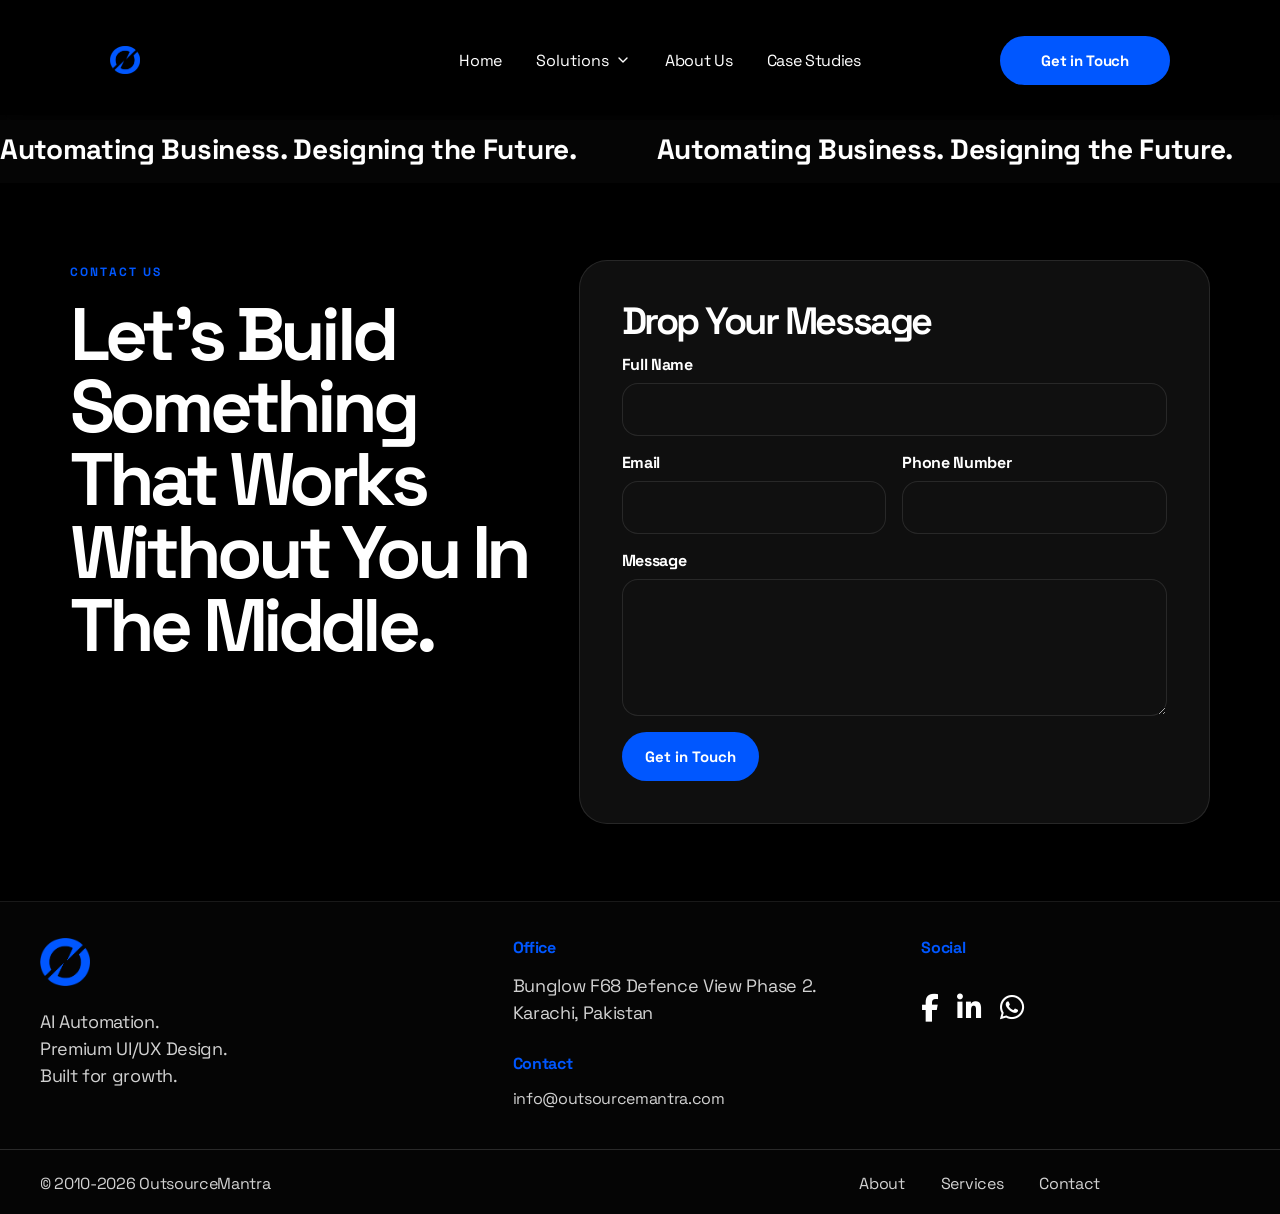
<file: contact.html>
<!doctype html>
<html lang="en">

<head>
  <meta charset="utf-8" />
  <meta name="viewport" content="width=device-width, initial-scale=1" />
  <meta name="theme-color" content="#020202" />

  <title>Contact Outsource Mantra | Start Your Automation Project</title>

  <meta name="description"
    content="Tell us what slows your business down. We build AI automations, workflow systems, premium UI/UX design, and growth-focused digital experiences." />

  <meta name="keywords"
    content="contact Outsource Mantra, AI automation agency, workflow automation, UI UX design project, chatbot development, start automation project" />

  <meta name="robots" content="index, follow" />
  <link rel="canonical" href="https://outsourcemantra.com/contact.html" />

  <meta property="og:type" content="website" />
  <meta property="og:url" content="https://outsourcemantra.com/contact.html" />
  <meta property="og:site_name" content="Outsource Mantra" />
  <meta property="og:title" content="Start Your Automation Project | Outsource Mantra" />
  <meta property="og:description"
    content="Let's build something that works without you in the middle. AI automation, workflow systems, and premium UI/UX design." />
  <meta property="og:image" content="https://outsourcemantra.com/assets/og-image1.jpg" />
  <meta property="og:image:width" content="1200" />
  <meta property="og:image:height" content="630" />

  <meta name="twitter:card" content="summary_large_image" />
  <meta name="twitter:title" content="Start Your Automation Project | Outsource Mantra" />
  <meta name="twitter:description" content="Let's build something that works without you in the middle." />
  <meta name="twitter:image" content="https://outsourcemantra.com/assets/og-image1.jpg" />
  <!-- Schema -->
  <script type="application/ld+json">
  {
    "@context": "https://schema.org",
    "@type": "Organization",
    "name": "Outsource Mantra",
    "alternateName": "Team OMGuys",
    "url": "https://outsourcemantra.com",
    "logo": "https://outsourcemantra.com/assets/logo-blue.png",
    "email": "info@outsourcemantra.com",
    "address": {
      "@type": "PostalAddress",
      "addressLocality": "Karachi",
      "addressCountry": "PK"
    },
    "sameAs": [
      "https://www.facebook.com/outsourcemantra",
      "https://www.linkedin.com/company/outsourcemantra"
    ]
  }
  </script>

  <!-- Fonts -->
  <link rel="preconnect" href="https://fonts.googleapis.com" />
  <link rel="preconnect" href="https://fonts.gstatic.com" crossorigin />

  <link
    href="https://fonts.googleapis.com/css2?family=Inter:wght@300;400;500;600;700;800&family=Space+Grotesk:wght@300;400;500;600;700&display=swap"
    rel="stylesheet" />

  <!-- Icons -->
  <link rel="stylesheet" href="https://cdnjs.cloudflare.com/ajax/libs/font-awesome/6.5.2/css/all.min.css" />

  <!-- Styles -->
  <link rel="stylesheet" href="css/style-blue.css?v=20260623-og" />
</head>

<body>
  <div class="gradient-blur" aria-hidden="true">
    <div></div>
    <div></div>
    <div></div>
    <div></div>
    <div></div>
    <div></div>
  </div>
  <header class="site-navbar" data-header data-js="site-navbar">
    <a class="site-navbar__brand" href="index.html" aria-label="Outsource Mantra home"><img class="site-navbar__logo"
        src="assets/logo-blue.png" alt="Outsource Mantra logo"></a>

    <button class="site-navbar__toggle" type="button" data-js="nav-toggle" aria-expanded="false"
      aria-controls="site-nav"><span></span><span></span><span></span></button>
    <nav class="site-navbar__menu" id="site-nav" data-js="site-menu" aria-label="Primary navigation">
      <a href="index.html">Home</a>
      <div class="site-navbar__menu-group" data-js="nav-menu-group">
        <button class="site-navbar__dropdown-trigger" type="button" data-js="nav-dropdown-trigger"
          aria-expanded="false">Solutions <svg class="site-navbar__chevron" width="16" height="16" viewBox="0 0 24 24"
            fill="none">
            <path d="M6 9L12 15L18 9" stroke="currentColor" stroke-width="2" stroke-linecap="round"
              stroke-linejoin="round" />
          </svg></button>
        <div class="site-navbar__dropdown">
          <a href="services.html#ux">Premium UI/UX Design</a>
          <a href="services.html#ugc">UGC Videos</a>
          <a href="services.html#ai">AI Automation</a>
          <a href="services.html#build">Build & Integrate</a>
        </div>
      </div>
      <a href="about.html">About Us</a>
      <a href="work.html">Case Studies</a>
    </nav>
    <a class="button button--primary site-navbar__cta" data-js="nav-cta" href="contact.html">Get in Touch</a>
  </header>

  <main>

    <section class="contact-section">
      <div class="ticker">
        <div> <span>Automating Business. Designing the Future.</span>
          <span>Automating Business. Designing the Future.</span>
          <span>Automating Business. Designing the Future.</span>
          <span>Automating Business. Designing the Future.</span>
          <span>Automating Business. Designing the Future.</span>
          <span>Automating Business. Designing the Future.</span>
          <span>Automating Business. Designing the Future.</span>

          <span>Automating Business. Designing the Future.</span>
        </div>
      </div>
      <div class="section-shell contact-grid animate-on-scroll">
        <div>
          <p class="eyebrow dark">Contact Us</p>
          <h2>Let's Build Something That Works Without You In The Middle.</h2>
        </div>
        <!-- <form class="contact-form" action="mailto:info@outsourcemantra.com" method="post" enctype="text/plain">
          <h3>Drop Your Message</h3>
          <label>Full Name <input name="name" autocomplete="name" required /></label>
          <div class="contact-form__row">
            <label>Email <input type="email" name="email" autocomplete="email" required /></label>
            <label>Phone Number <input type="tel" name="phone" autocomplete="tel" required /></label>
          </div>
          <label>Message <textarea name="message" rows="5" required></textarea></label>
          <button class="button button--primary" type="submit">Get in Touch</button>
        </form> -->
        <form id="contactForm" class="contact-form">

          <input type="hidden" name="access_key" value="2d7c3cdc-56b3-48f7-92b7-c50b1e82cf96">
          <input type="hidden" name="subject" value="New Lead - Outsource Mantra">
          <input type="hidden" name="from_name" value="Outsource Mantra Website">

          <h3>Drop Your Message</h3>

          <label>
            Full Name
            <input type="text" name="name" autocomplete="name" required>
          </label>

          <div class="contact-form__row">

            <label>
              Email
              <input type="email" name="email" autocomplete="email" required>
            </label>

            <label>
              Phone Number
              <input type="tel" name="phone" autocomplete="tel" required>
            </label>

          </div>

          <label>
            Message
            <textarea name="message" rows="5" required></textarea>
          </label>

          <button class="button button--primary" type="submit">
            Get in Touch
          </button>

          <p id="formMessage" class="form-message"></p>

        </form>
      </div>
    </section>
  </main>
  <footer class="site-footer">
    <div class="site-footer__grid">

      <div class="site-footer__brand">
        <img src="assets/logo-blue.png" alt="Outsource Mantra">
        <br>
        <p>
          AI Automation.<br>
          Premium UI/UX Design.<br>
          Built for growth.
        </p>
      </div>

      <div class="site-footer__column">
        <h4>Office</h4>
        <p>
          Bunglow F68 Defence View Phase 2.<br> Karachi, Pakistan
        </p>
        <br>
        <h4>Contact</h4>
        <a href="mailto:info@outsourcemantra.com">
          info@outsourcemantra.com
        </a>
      </div>

      <div class="site-footer__column social">
        <h4>Social</h4>

        <div class="site-footer__socials">

          <a href="https://www.facebook.com/outsourcemantra" target="_blank">
            <i class="fa-brands fa-facebook-f"></i>
          </a>

          <a href="https://www.linkedin.com/company/outsourcemantra" target="_blank">
            <i class="fa-brands fa-linkedin-in"></i>
          </a>

          <a href="https://wa.me/923112053731" target="_blank">
            <i class="fa-brands fa-whatsapp"></i>
          </a>

        </div>
      </div>

    </div>

    <div class="site-footer__bottom">
      <span>© 2010-2026 OutsourceMantra</span>
      <div class="site-footer__links">
        <a href="about.html">About</a>
        <a href="services.html">Services</a>
        <a href="contact.html">Contact</a>
      </div>
    </div>
  </footer>
  <script src="js/app.js?v=20260619-formlogos" defer></script>
</body>

</html>
</file>
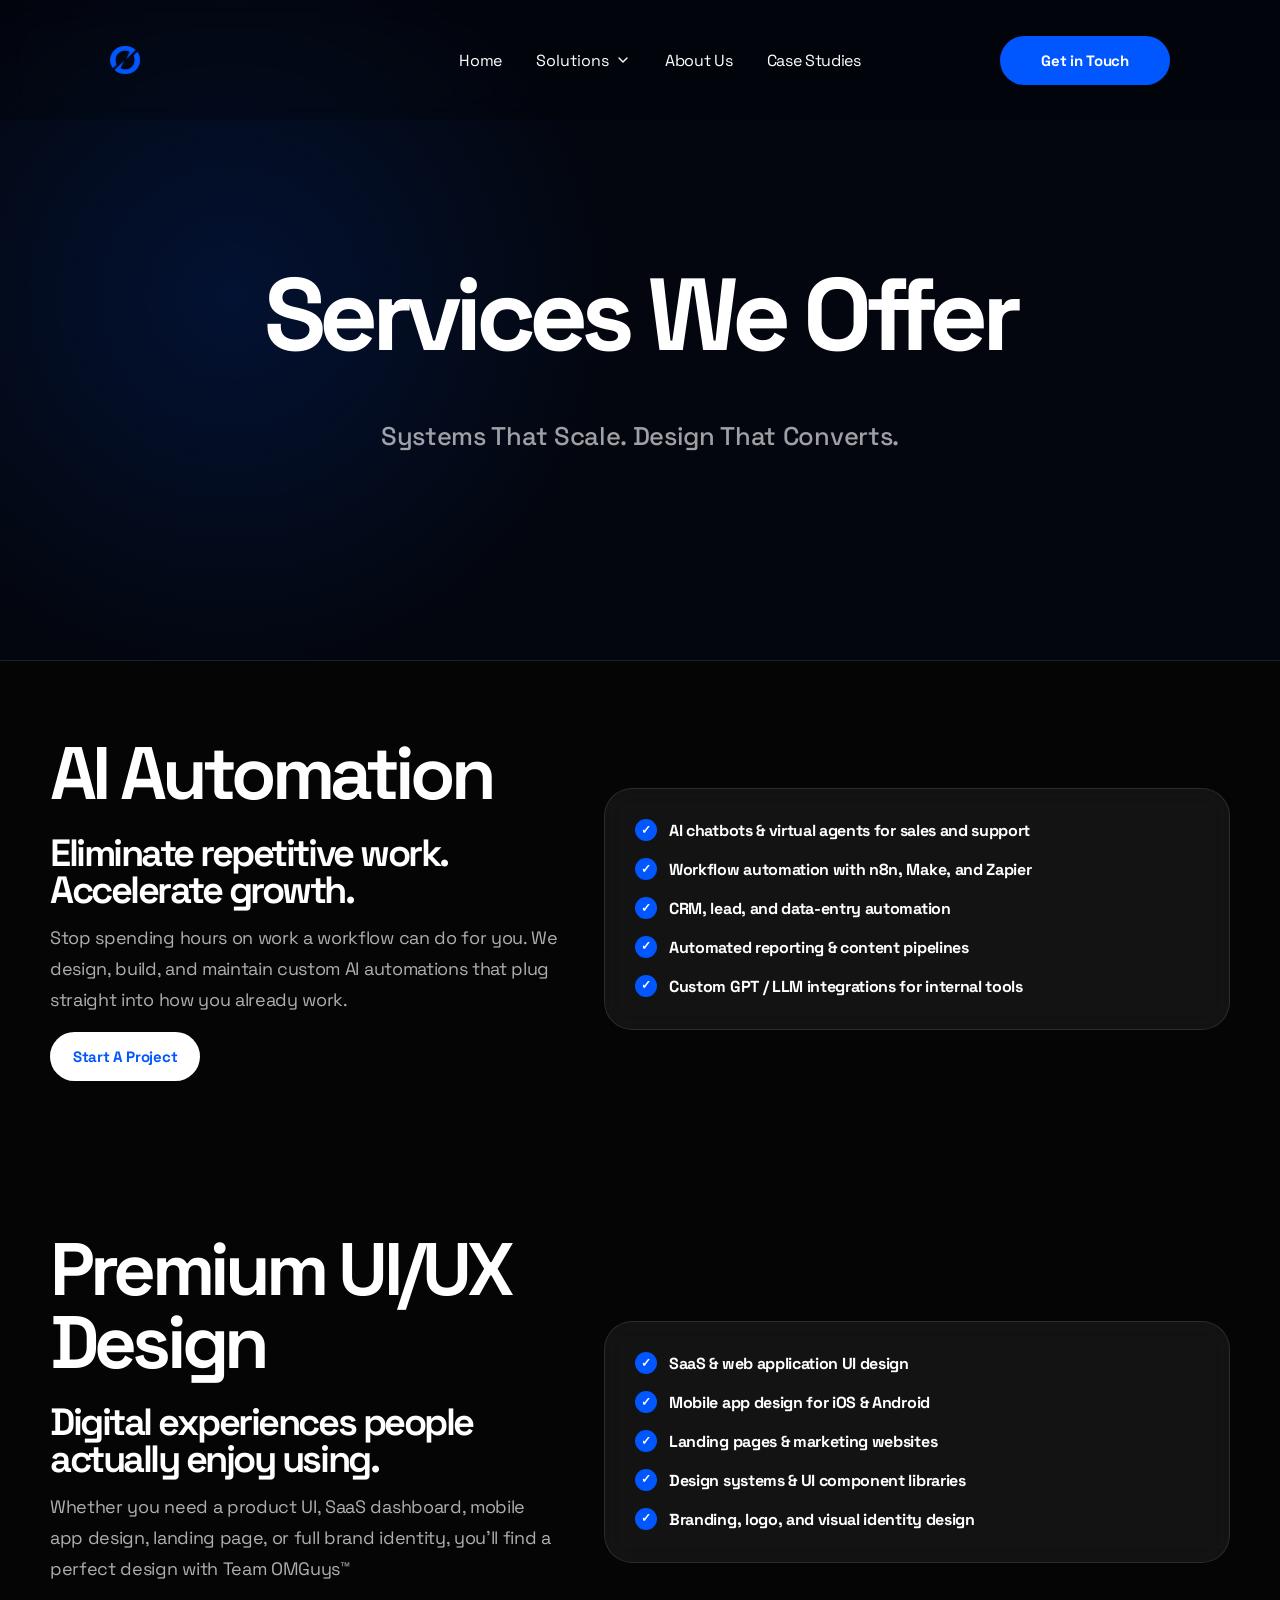
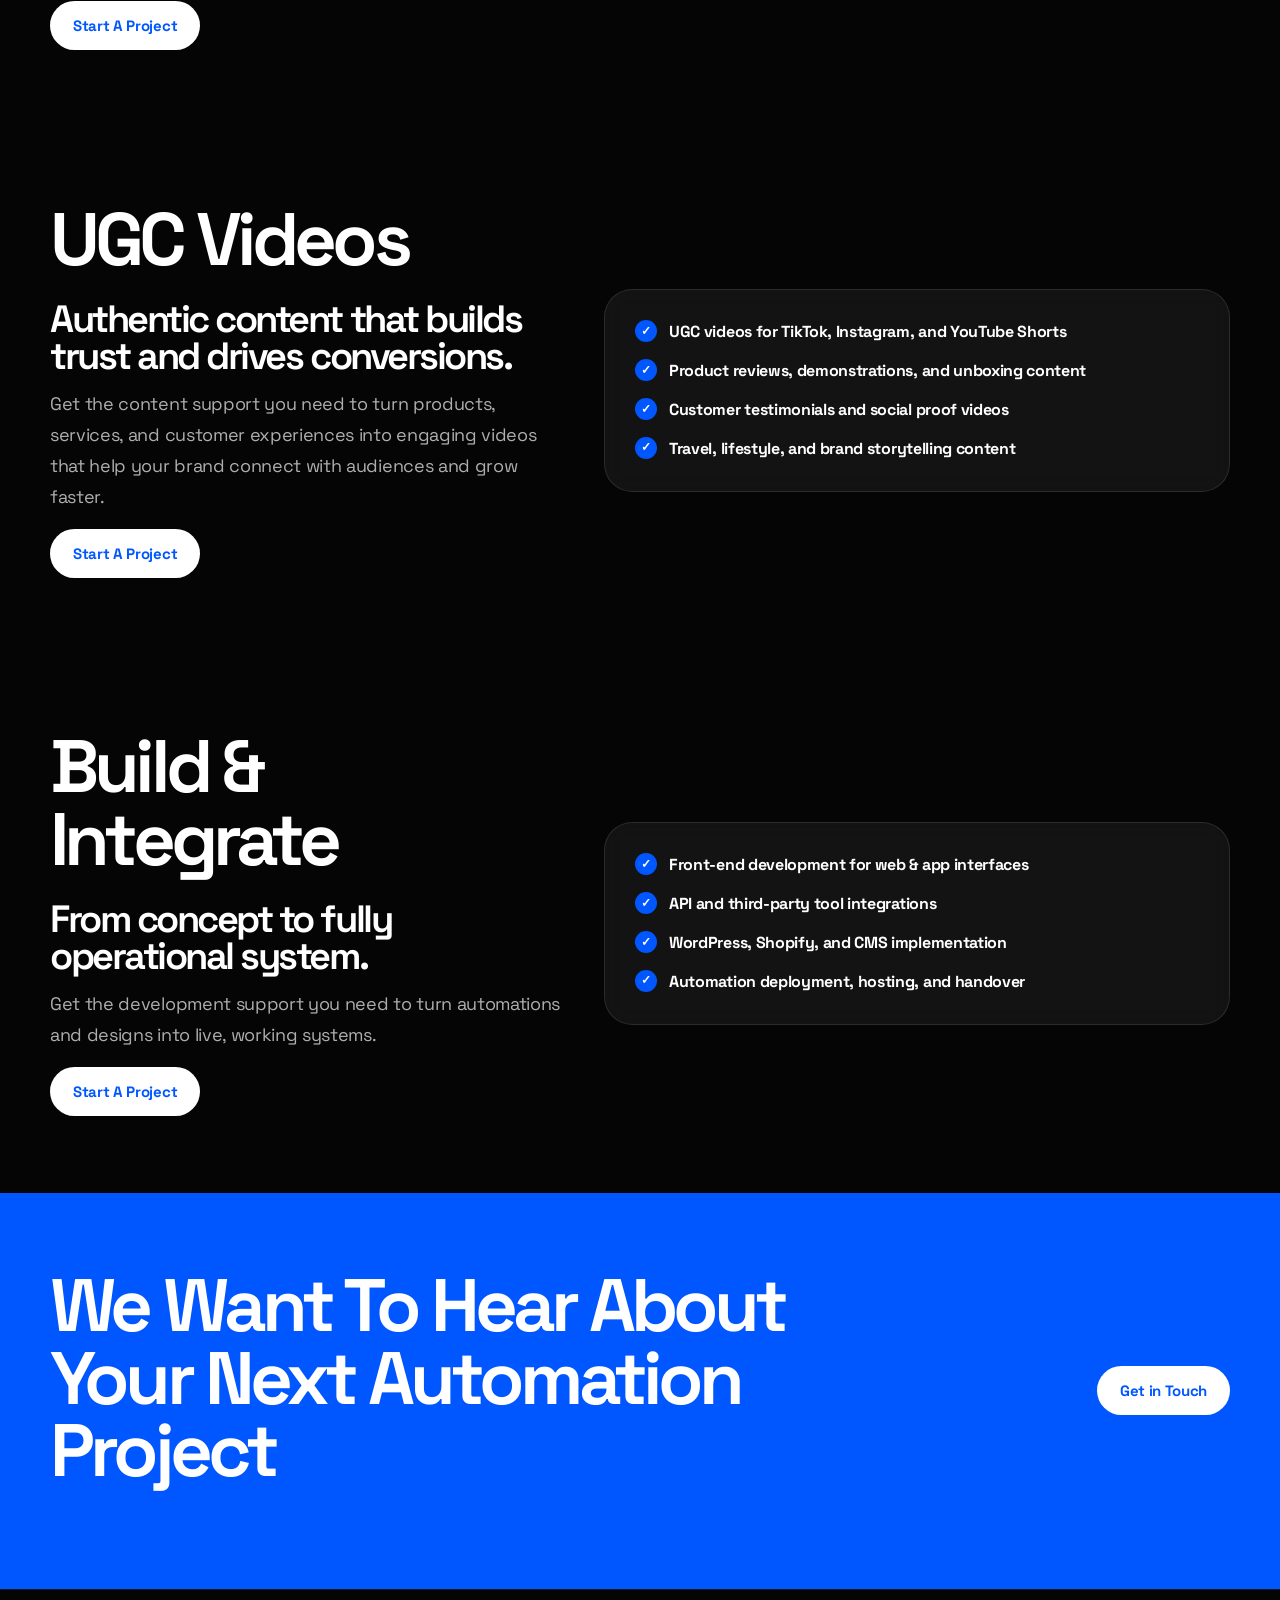
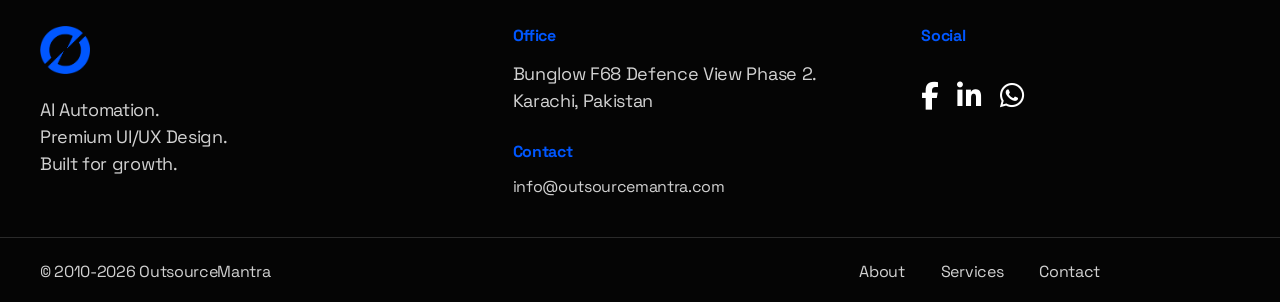
<file: services.html>
<!doctype html>
<html lang="en">

<head>
  <meta charset="utf-8" />
  <meta name="viewport" content="width=device-width, initial-scale=1" />
  <meta name="theme-color" content="#020202" />

  <title>AI Automation, UI/UX Design & UGC Services | Outsource Mantra</title>

  <meta name="description"
    content="Custom AI automations, workflow systems, premium UI/UX design, UGC videos, chatbot development, and build & integration services." />

  <meta name="keywords"
    content="AI automation services, workflow automation, chatbot development, UGC videos, UI UX design services, SaaS design, n8n, Make, Zapier" />

  <meta name="robots" content="index, follow" />
  <link rel="canonical" href="https://outsourcemantra.com/services.html" />

  <meta property="og:type" content="website" />
  <meta property="og:url" content="https://outsourcemantra.com/services.html" />
  <meta property="og:site_name" content="Outsource Mantra" />
  <meta property="og:title" content="AI Automation & Premium UI/UX Services | Outsource Mantra" />
  <meta property="og:description"
    content="AI automation, workflow systems, premium UI/UX design, UGC videos, and business growth solutions built for modern companies." />
  <meta property="og:image" content="https://outsourcemantra.com/assets/og-image1.jpg" />
  <meta property="og:image:width" content="1200" />
  <meta property="og:image:height" content="630" />

  <meta name="twitter:card" content="summary_large_image" />
  <meta name="twitter:title" content="AI Automation & Premium UI/UX Services | Outsource Mantra" />
  <meta name="twitter:description" content="Automation. Design. Growth." />
  <meta name="twitter:image" content="https://outsourcemantra.com/assets/og-image1.jpg" />
  <!-- Schema -->
  <script type="application/ld+json">
  {
    "@context": "https://schema.org",
    "@type": "Organization",
    "name": "Outsource Mantra",
    "alternateName": "Team OMGuys",
    "url": "https://outsourcemantra.com",
    "logo": "https://outsourcemantra.com/assets/logo-blue.png",
    "email": "info@outsourcemantra.com",
    "address": {
      "@type": "PostalAddress",
      "addressLocality": "Karachi",
      "addressCountry": "PK"
    },
    "sameAs": [
      "https://www.facebook.com/outsourcemantra",
      "https://www.linkedin.com/company/outsourcemantra"
    ]
  }
  </script>

  <!-- Fonts -->
  <link rel="preconnect" href="https://fonts.googleapis.com" />
  <link rel="preconnect" href="https://fonts.gstatic.com" crossorigin />

  <link
    href="https://fonts.googleapis.com/css2?family=Inter:wght@300;400;500;600;700;800&family=Space+Grotesk:wght@300;400;500;600;700&display=swap"
    rel="stylesheet" />

  <!-- Icons -->
  <link rel="stylesheet" href="https://cdnjs.cloudflare.com/ajax/libs/font-awesome/6.5.2/css/all.min.css" />

  <!-- Styles -->
  <link rel="stylesheet" href="css/style-blue.css?v=20260623-og" />
</head>

<body>
  <div class="gradient-blur" aria-hidden="true">
    <div></div>
    <div></div>
    <div></div>
    <div></div>
    <div></div>
    <div></div>
  </div>
  <header class="site-navbar" data-header data-js="site-navbar">
    <a class="site-navbar__brand" href="index.html" aria-label="Outsource Mantra home"><img class="site-navbar__logo"
        src="assets/logo-blue.png" alt="Outsource Mantra logo"></a>

    <button class="site-navbar__toggle" type="button" data-js="nav-toggle" aria-expanded="false"
      aria-controls="site-nav"><span></span><span></span><span></span></button>
    <nav class="site-navbar__menu" id="site-nav" data-js="site-menu" aria-label="Primary navigation">
      <a href="index.html">Home</a>
      <div class="site-navbar__menu-group" data-js="nav-menu-group">
        <button class="site-navbar__dropdown-trigger" type="button" data-js="nav-dropdown-trigger"
          aria-expanded="false">Solutions <svg class="site-navbar__chevron" width="16" height="16" viewBox="0 0 24 24"
            fill="none">
            <path d="M6 9L12 15L18 9" stroke="currentColor" stroke-width="2" stroke-linecap="round"
              stroke-linejoin="round" />
          </svg></button>
        <div class="site-navbar__dropdown">

          <a href="services.html#ux">Premium UI/UX Design</a>
          <a href="services.html#ugc">UGC Videos</a>
          <a href="services.html#ai">AI Automation</a>
          <a href="services.html#build">Build & Integrate</a>
        </div>
      </div>
      <a href="about.html">About Us</a>
      <a href="work.html">Case Studies</a>
    </nav>
    <a class="button button--primary site-navbar__cta" data-js="nav-cta" href="contact.html">Get in Touch</a>
  </header>

  <main>
    <section class="impact-banner">
      <div class="section-shell">
        <h1>Services We Offer</h1>
        <p>Systems That Scale. Design That Converts.</p>
      </div>
    </section>
    <section class="service-detail section-dark" id="ai">
      <div class="section-shell detail-grid animate-on-scroll">
        <div>
          <h2>AI Automation</h2>
          <h3>Eliminate repetitive work. Accelerate growth.</h3>
          <p>Stop spending hours on work a workflow can do for you. We design, build, and maintain custom AI automations
            that plug straight into how you already work.</p><a class="button button--primary service-detail__button"
            href="contact.html">Start A
            Project</a>
        </div>
        <ul>
          <li>AI chatbots & virtual agents for sales and support</li>
          <li>Workflow automation with n8n, Make, and Zapier</li>
          <li>CRM, lead, and data-entry automation</li>
          <li>Automated reporting & content pipelines</li>
          <li>Custom GPT / LLM integrations for internal tools</li>
        </ul>
      </div>
    </section>
    <section class="service-detail section-dark alt" id="ux">
      <div class="section-shell detail-grid animate-on-scroll">
        <div>
          <h2>Premium UI/UX Design</h2>
          <h3>Digital experiences people actually enjoy using.</h3>
          <p>Whether you need a product UI, SaaS dashboard, mobile app design, landing page, or full brand identity,
            you'll find a perfect design with Team OMGuys™</p><a class="button button--primary service-detail__button"
            href="contact.html">Start A Project</a>
        </div>
        <ul>
          <li>SaaS & web application UI design</li>
          <li>Mobile app design for iOS & Android</li>
          <li>Landing pages & marketing websites</li>
          <li>Design systems & UI component libraries</li>
          <li>Branding, logo, and visual identity design</li>
        </ul>
      </div>
    </section>
    <section class="service-detail section-dark" id="ugc">
      <div class="section-shell detail-grid animate-on-scroll">
        <div>
          <h2>UGC Videos</h2>
          <h3>Authentic content that builds trust and drives conversions.</h3>
          <p>Get the content support you need to turn products, services, and customer experiences into engaging videos
            that help your brand connect with audiences and grow faster.</p>
          <a class="button button--primary service-detail__button" href="contact.html">Start A Project</a>
        </div>

        <ul>
          <li>UGC videos for TikTok, Instagram, and YouTube Shorts</li>
          <li>Product reviews, demonstrations, and unboxing content</li>
          <li>Customer testimonials and social proof videos</li>
          <li>Travel, lifestyle, and brand storytelling content</li>
        </ul>
      </div>
    </section>
    <section class="service-detail section-dark" id="build">
      <div class="section-shell detail-grid animate-on-scroll">
        <div>
          <h2>Build & Integrate</h2>
          <h3>From concept to fully operational system.</h3>
          <p>Get the development support you need to turn automations and designs into live, working systems.</p><a
            class="button button--primary service-detail__button" href="contact.html">Start A Project</a>
        </div>
        <ul>
          <li>Front-end development for web & app interfaces</li>
          <li>API and third-party tool integrations</li>
          <li>WordPress, Shopify, and CMS implementation</li>
          <li>Automation deployment, hosting, and handover</li>

        </ul>
      </div>
    </section>
    <section class="cta-band">
      <div class="section-shell cta-grid animate-on-scroll">
        <h2>We Want To Hear About Your Next Automation Project</h2><a class="button button--primary"
          href="contact.html"><span>Get in Touch</span></a>
      </div>
    </section>
  </main>
  <footer class="site-footer">
    <div class="site-footer__grid">

      <div class="site-footer__brand">
        <img src="assets/logo-blue.png" alt="Outsource Mantra">
        <br>
        <p>
          AI Automation.<br>
          Premium UI/UX Design.<br>
          Built for growth.
        </p>
      </div>

      <div class="site-footer__column">
        <h4>Office</h4>
        <p>
          Bunglow F68 Defence View Phase 2.<br> Karachi, Pakistan
        </p>
        <br>
        <h4>Contact</h4>
        <a href="mailto:info@outsourcemantra.com">
          info@outsourcemantra.com
        </a>
      </div>

      <div class="site-footer__column social">
        <h4>Social</h4>

        <div class="site-footer__socials">

          <a href="https://www.facebook.com/outsourcemantra" target="_blank">
            <i class="fa-brands fa-facebook-f"></i>
          </a>

          <a href="https://www.linkedin.com/company/outsourcemantra" target="_blank">
            <i class="fa-brands fa-linkedin-in"></i>
          </a>

          <a href="https://wa.me/923112053731" target="_blank">
            <i class="fa-brands fa-whatsapp"></i>
          </a>

        </div>
      </div>

    </div>

    <div class="site-footer__bottom">
      <span>© 2010-2026 OutsourceMantra</span>
      <div class="site-footer__links">
        <a href="about.html">About</a>
        <a href="services.html">Services</a>
        <a href="contact.html">Contact</a>
      </div>
    </div>
  </footer>
  <script src="js/app.js?v=20260619-formlogos" defer></script>
</body>

</html>
</file>
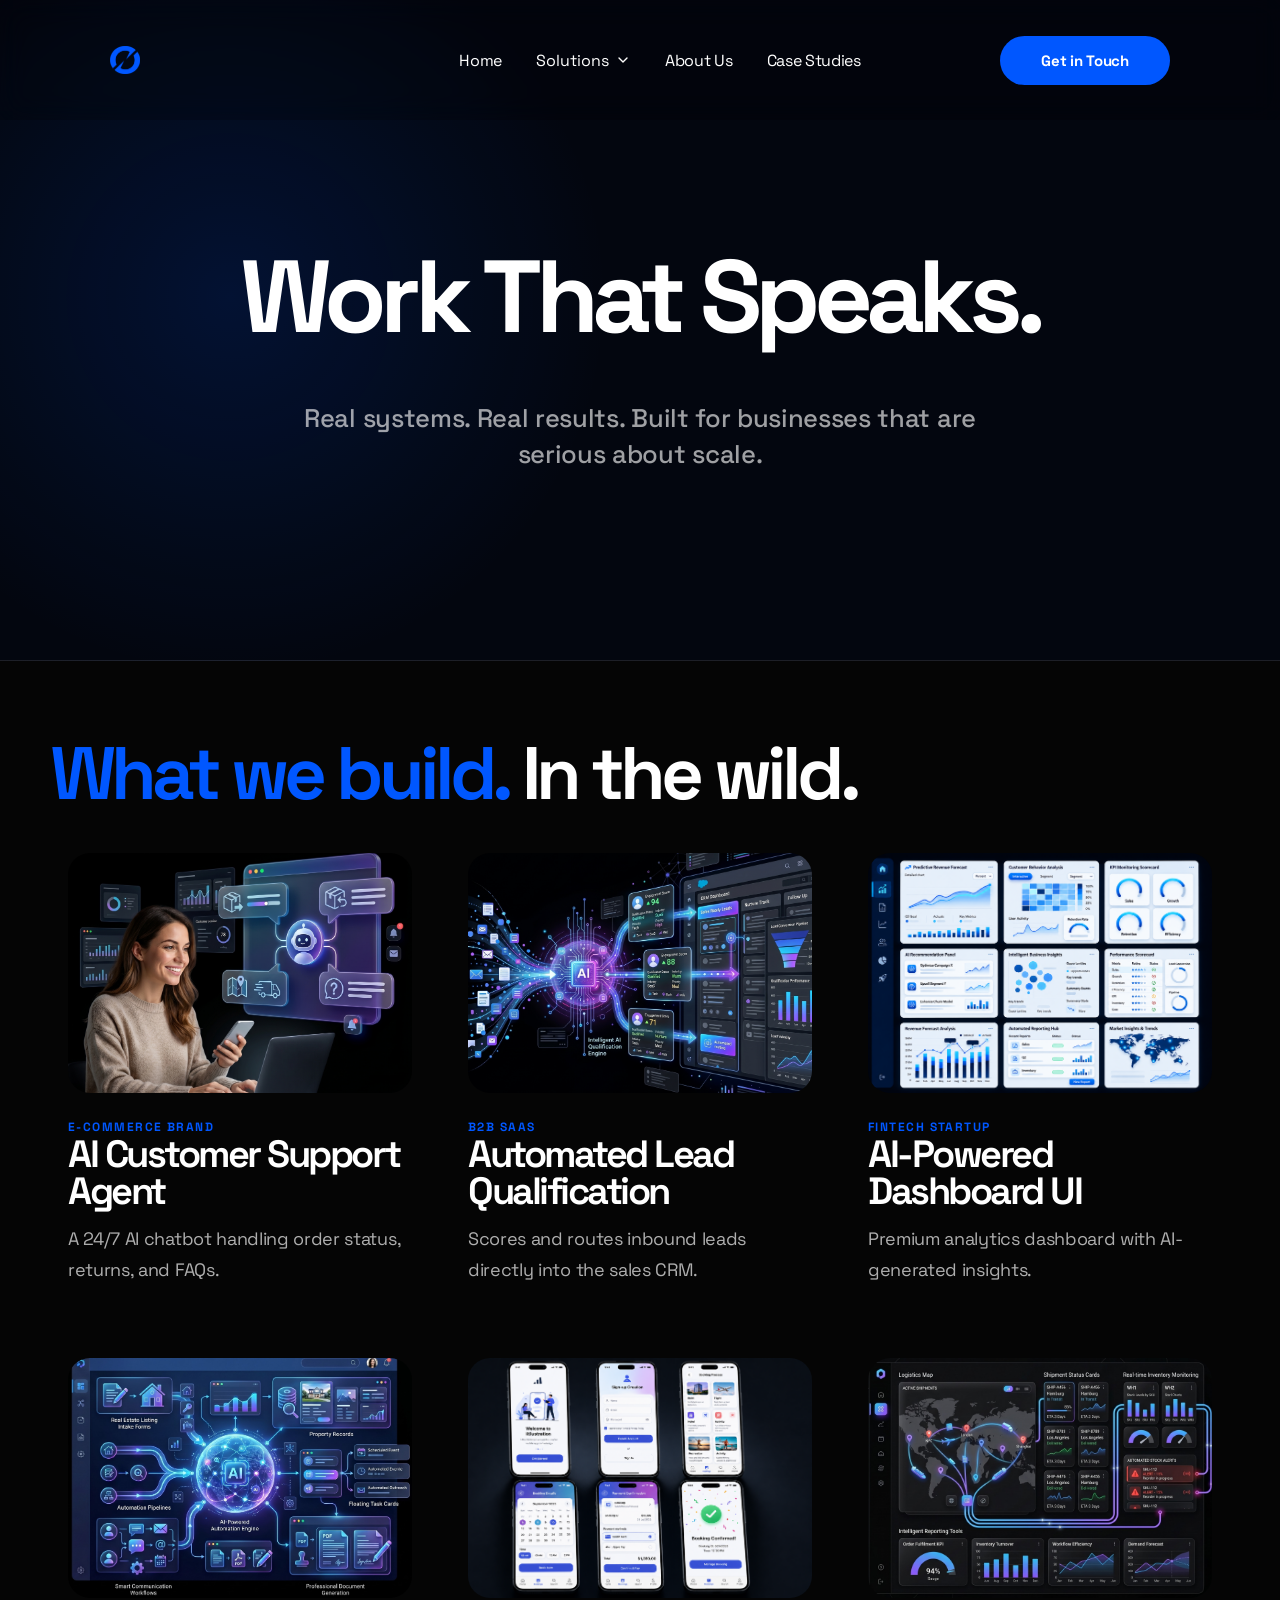
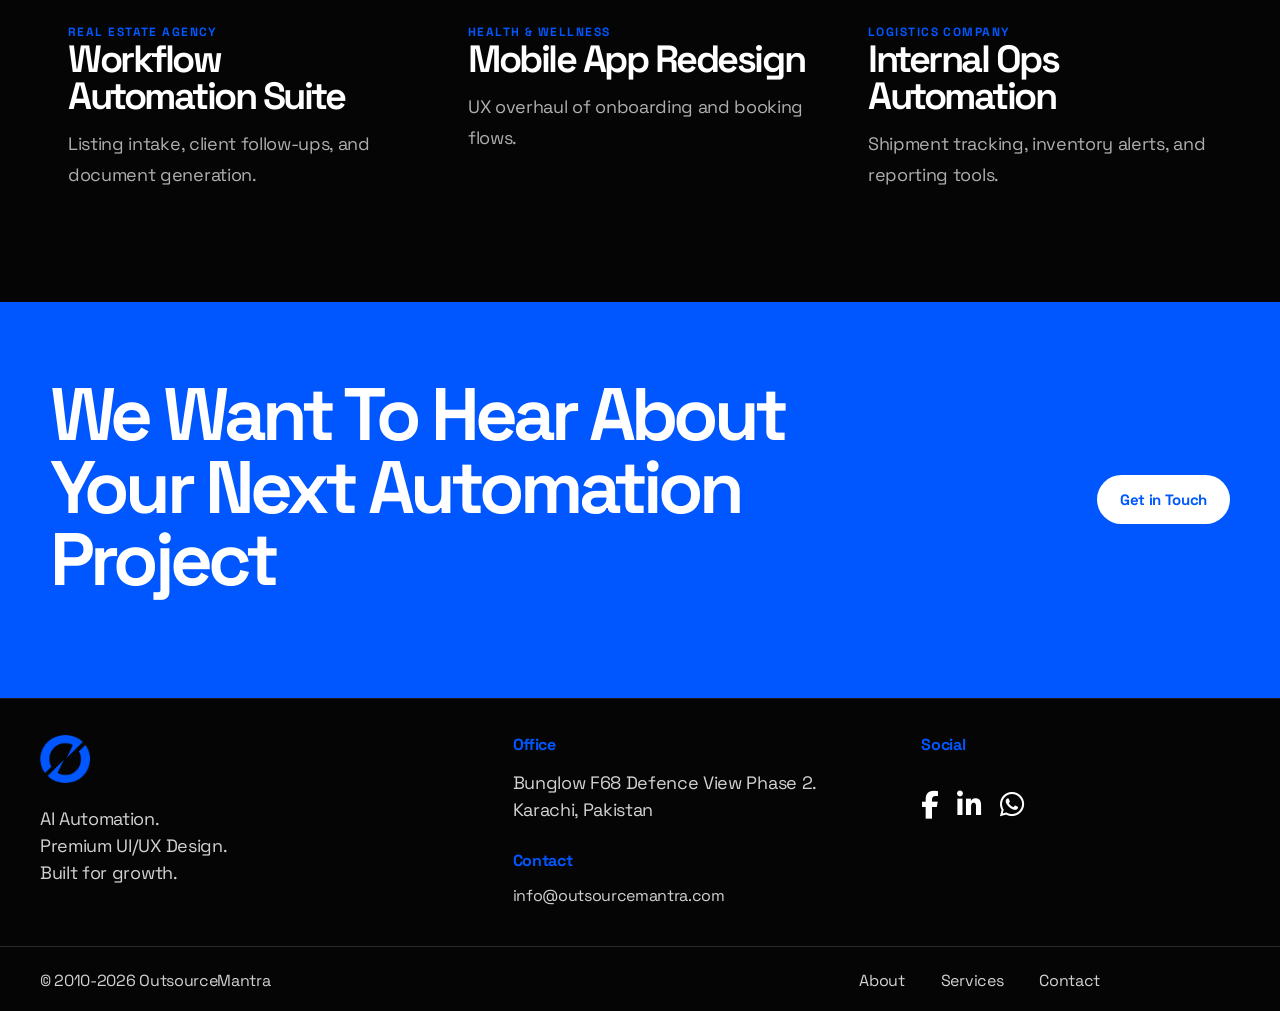
<file: work.html>
<!doctype html>
<html lang="en">

<head>
  <meta charset="utf-8" />
  <meta name="viewport" content="width=device-width, initial-scale=1" />
  <meta name="theme-color" content="#020202" />

  <title>Case Studies | AI Automation & UI/UX Projects | Outsource Mantra</title>

  <meta name="description"
    content="Explore AI automation projects, workflow systems, SaaS dashboards, chatbot solutions, and premium UI/UX case studies built by Outsource Mantra." />

  <meta name="keywords"
    content="AI automation case studies, workflow automation examples, SaaS dashboard design, chatbot projects, UI UX portfolio, Outsource Mantra work" />

  <meta name="robots" content="index, follow" />
  <link rel="canonical" href="https://outsourcemantra.com/work.html" />

  <meta property="og:type" content="website" />
  <meta property="og:url" content="https://outsourcemantra.com/work.html" />
  <meta property="og:site_name" content="Outsource Mantra" />
  <meta property="og:title" content="AI Automation & UI/UX Projects | Outsource Mantra" />
  <meta property="og:description"
    content="Real systems. Real results. Explore automation projects, SaaS platforms, workflow systems, and premium digital experiences." />
  <meta property="og:image" content="https://outsourcemantra.com/assets/og-image1.jpg" />
  <meta property="og:image:width" content="1200" />
  <meta property="og:image:height" content="630" />

  <meta name="twitter:card" content="summary_large_image" />
  <meta name="twitter:title" content="AI Automation & UI/UX Projects | Outsource Mantra" />
  <meta name="twitter:description" content="Real systems. Real results." />
  <meta name="twitter:image" content="https://outsourcemantra.com/assets/og-image1.jpg" />
  <!-- Schema -->
  <script type="application/ld+json">
  {
    "@context": "https://schema.org",
    "@type": "Organization",
    "name": "Outsource Mantra",
    "alternateName": "Team OMGuys",
    "url": "https://outsourcemantra.com",
    "logo": "https://outsourcemantra.com/assets/logo-blue.png",
    "email": "info@outsourcemantra.com",
    "address": {
      "@type": "PostalAddress",
      "addressLocality": "Karachi",
      "addressCountry": "PK"
    },
    "sameAs": [
      "https://www.facebook.com/outsourcemantra",
      "https://www.linkedin.com/company/outsourcemantra"
    ]
  }
  </script>

  <!-- Fonts -->
  <link rel="preconnect" href="https://fonts.googleapis.com" />
  <link rel="preconnect" href="https://fonts.gstatic.com" crossorigin />

  <link
    href="https://fonts.googleapis.com/css2?family=Inter:wght@300;400;500;600;700;800&family=Space+Grotesk:wght@300;400;500;600;700&display=swap"
    rel="stylesheet" />

  <!-- Icons -->
  <link rel="stylesheet" href="https://cdnjs.cloudflare.com/ajax/libs/font-awesome/6.5.2/css/all.min.css" />

  <!-- Styles -->
  <link rel="stylesheet" href="css/style-blue.css?v=20260623-og" />
</head>

<body>
  <div class="gradient-blur" aria-hidden="true">
    <div></div>
    <div></div>
    <div></div>
    <div></div>
    <div></div>
    <div></div>
  </div>
  <header class="site-navbar" data-header data-js="site-navbar">
    <a class="site-navbar__brand" href="index.html" aria-label="Outsource Mantra home"><img class="site-navbar__logo"
        src="assets/logo-blue.png" alt="Outsource Mantra logo"></a>

    <button class="site-navbar__toggle" type="button" data-js="nav-toggle" aria-expanded="false"
      aria-controls="site-nav"><span></span><span></span><span></span></button>
    <nav class="site-navbar__menu" id="site-nav" data-js="site-menu" aria-label="Primary navigation">
      <a href="index.html">Home</a>
      <div class="site-navbar__menu-group" data-js="nav-menu-group">
        <button class="site-navbar__dropdown-trigger" type="button" data-js="nav-dropdown-trigger"
          aria-expanded="false">Solutions <svg class="site-navbar__chevron" width="16" height="16" viewBox="0 0 24 24"
            fill="none">
            <path d="M6 9L12 15L18 9" stroke="currentColor" stroke-width="2" stroke-linecap="round"
              stroke-linejoin="round" />
          </svg></button>
        <div class="site-navbar__dropdown">

          <a href="services.html#ux">Premium UI/UX Design</a>
          <a href="services.html#ugc">UGC Videos</a>
          <a href="services.html#ai">AI Automation</a>
          <a href="services.html#build">Build & Integrate</a>
        </div>
      </div>
      <a href="about.html">About Us</a>
      <a href="work.html">Case Studies</a>
    </nav>
    <a class="button button--primary site-navbar__cta" data-js="nav-cta" href="contact.html">Get in Touch</a>
  </header>

  <main>
    <section class="impact-banner">
      <div class="section-shell">
        <h1>Work That Speaks.</h1>
        <p>Real systems. Real results. Built for businesses that are serious about scale.</p>
      </div>
    </section>
    </section>
    <section class="work-preview section-dark">
      <div class="section-shell animate-on-scroll">
        <h2><span>What we build.</span> In the wild.</h2>
        <!-- <p>Placeholder project concepts ready for your Veo 3 clips or real client footage.</p> -->
        <div class="work-grid full work-image-grid">

          <article>
            <div class="work-image">
              <img src="assets/ai-cutomer-support.jpeg" alt="E-commerce automation">
            </div>
            <span>E-commerce Brand</span>
            <h3>AI Customer Support Agent</h3>
            <p>A 24/7 AI chatbot handling order status, returns, and FAQs.</p>
          </article>

          <article>
            <div class="work-image">
              <img src="assets/lead.jpeg" alt="SaaS lead automation">
            </div>
            <span>B2B SaaS</span>
            <h3>Automated Lead Qualification</h3>
            <p>Scores and routes inbound leads directly into the sales CRM.</p>
          </article>

          <article>
            <div class="work-image">
              <img src="assets/dashboard.png" alt="AI dashboard UI">
            </div>
            <span>Fintech Startup</span>
            <h3>AI-Powered Dashboard UI</h3>
            <p>Premium analytics dashboard with AI-generated insights.</p>
          </article>

          <article>
            <div class="work-image">
              <img src="assets/workflow.jpeg" alt="Real estate workflow">
            </div>
            <span>Real Estate Agency</span>
            <h3>Workflow Automation Suite</h3>
            <p>Listing intake, client follow-ups, and document generation.</p>
          </article>

          <article>
            <div class="work-image">
              <img src="assets/app.png" alt="Health app redesign">
            </div>
            <span>Health & Wellness</span>
            <h3>Mobile App Redesign</h3>
            <p>UX overhaul of onboarding and booking flows.</p>
          </article>

          <article>
            <div class="work-image">
              <img src="assets/ops.jpeg" alt="Logistics automation">
            </div>
            <span>Logistics Company</span>
            <h3>Internal Ops Automation</h3>
            <p>Shipment tracking, inventory alerts, and reporting tools.</p>
          </article>

        </div>
      </div>
    </section>
    <section class="cta-band">
      <div class="section-shell cta-grid animate-on-scroll">
        <h2>We Want To Hear About Your Next Automation Project</h2><a class="button button--primary "
          href="contact.html"><span>Get in Touch</span></a>
      </div>
    </section>
  </main>
  <footer class="site-footer">
    <div class="site-footer__grid">

      <div class="site-footer__brand">
        <img src="assets/logo-blue.png" alt="Outsource Mantra">
        <br>
        <p>
          AI Automation.<br>
          Premium UI/UX Design.<br>
          Built for growth.
        </p>
      </div>

      <div class="site-footer__column">
        <h4>Office</h4>
        <p>
          Bunglow F68 Defence View Phase 2.<br> Karachi, Pakistan
        </p>
        <br>
        <h4>Contact</h4>
        <a href="mailto:info@outsourcemantra.com">
          info@outsourcemantra.com
        </a>
      </div>

      <div class="site-footer__column social">
        <h4>Social</h4>

        <div class="site-footer__socials">

          <a href="https://www.facebook.com/outsourcemantra" target="_blank">
            <i class="fa-brands fa-facebook-f"></i>
          </a>

          <a href="https://www.linkedin.com/company/outsourcemantra" target="_blank">
            <i class="fa-brands fa-linkedin-in"></i>
          </a>

          <a href="https://wa.me/923112053731" target="_blank">
            <i class="fa-brands fa-whatsapp"></i>
          </a>

        </div>
      </div>

    </div>

    <div class="site-footer__bottom">
      <span>© 2010-2026 OutsourceMantra</span>

      <div class="site-footer__links">
        <a href="about.html">About</a>
        <a href="services.html">Services</a>
        <a href="contact.html">Contact</a>
      </div>
    </div>
  </footer>
  <script src="js/app.js?v=20260619-formlogos" defer></script>
</body>

</html>
</file>
<file: css/style-blue.css>
/* =========================================================
   Outsource Mantra - Production Blue Theme
   CSS is organized by component/page. Keep visual class names here; use data-js attributes for behavior.
   ========================================================= */

/* Global styles */
:root {
  --primary: #0057FF;
  --primary-hover: #0047D6;
  --accent: #0057FF;
  --orange: #0057FF;
  --primary-rgb: 0, 87, 255;
  --bg: #050505;
  --bg-2: #000000;
  --surface: #0b0b0b;
  --surface-2: #111111;
  --surface-3: #161616;
  --text: #ffffff;
  --muted: rgba(255, 255, 255, .68);
  --muted-2: rgba(255, 255, 255, .48);
  --dark: #ffffff;
  --white: #ffffff;
  --soft: #101010;
  --light: rgba(255, 255, 255, .08);
  --line: rgba(255, 255, 255, .10);
  --line-strong: rgba(255, 255, 255, .16);
  --shadow: none;
  --max: 1180px;
  --radius: 28px;
  --radius-sm: 18px;
  --header-h: 120px;
}

* {
  box-sizing: border-box;
}

html {
  scroll-behavior: smooth;
  overflow-x: hidden;
  background: var(--bg-2);
}

body {
  margin: 0;
  overflow-x: hidden;
  background: var(--bg-2);
  color: var(--text);
  font-family: Inter, Geist, ui-sans-serif, system-ui, -apple-system, BlinkMacSystemFont, "Segoe UI", sans-serif;
  letter-spacing: -.02em;
}

body.is-nav-open {
  overflow: hidden;
}

a {
  color: inherit;
  text-decoration: none;
}

button,
input,
textarea {
  font: inherit;
}

button {
  cursor: pointer;
}

img,
video {
  max-width: 100%;
  display: block;
}

p {
  margin: 0 0 1rem;
  color: var(--muted);
  font-size: clamp(16px, 1.45vw, 18px);
  line-height: 1.72;
}

h1,
h2,
h3,
h4,
p {
  margin-top: 0;
}

h1,
h2,
h3 {
  color: var(--text);
  line-height: .98;
  letter-spacing: -.065em;
}

h1 {
  font-size: clamp(48px, 8vw, 116px);
  margin: 0 0 22px;
  font-weight: 700;
}

h2 {
  font-size: clamp(36px, 5.8vw, 76px);
  margin: 0 0 24px;
  font-weight: 650;
}

h3 {
  font-size: clamp(23px, 3vw, 38px);
  font-weight: 650;
  margin: 0 0 14px;
}

.section-shell {
  width: min(var(--max), calc(100% - 40px));
  margin-inline: auto;
  padding: clamp(72px, 6vw, 124px) 0;
}

.eyebrow,
.eyebrow.dark,
.about-kicker,
.about-nova-kicker,
.case-kicker {
  display: inline-flex;
  align-items: center;
  gap: 8px;
  margin: 0 0 16px;
  color: var(--primary);
  text-transform: uppercase;
  font-size: 12px;
  font-weight: 850;
  letter-spacing: .18em;
}

.eyebrow:before {
  display: none;
}

.gradient-blur {
  display: none !important;
}

.section-shell .button--primary {
  background: #fff !important;
  color: var(--primary) !important;
  box-shadow: none !important;
}

.page-hero .section-shell {
  padding-bottom: 70px;
}

.results .section-shell {
  position: relative !important;
  z-index: 2 !important;
}

.testimonial-section .section-shell {
  padding-top: 10px !important;
  padding-bottom: 20px !important;
}

details {
  padding: 22px 24px;
  background: rgba(255, 255, 255, .06) !important;
  border: 1px solid var(--line) !important;
}

summary {
  font-weight: 850;
  color: #fff !important;
  font-size: 18px;
  list-style: none;
  display: flex;
  justify-content: space-between;
  gap: 18px;
}

summary::-webkit-details-marker {
  display: none;
}

summary:after {
  content: "+";
  color: var(--primary) !important;
  font-size: 24px;
}

details[open] summary:after {
  content: "–";
}

details p {
  color: var(--muted) !important;
}

label {
  display: grid;
  gap: 8px;
  margin-bottom: 16px;
  color: #fff;
  font-weight: 750;
}

input,
textarea {
  width: 100%;
  border: 1px solid var(--line);
  border-radius: 16px;
  padding: 15px 16px;
  color: #fff;
  background: #101010;
  outline: none;
  transition: .2s;
}

input:focus,
textarea:focus {
  border-color: var(--primary);
  box-shadow: 0 0 0 3px rgba(var(--primary-rgb), .18);
}

.about-hero-content,
.about-nova-hero .section-shell {
  position: relative;
  z-index: 2;
  color: #fff;
}

.about-video-band .section-shell,
.about-nova-band .section-shell {
  position: relative;
  z-index: 2;
}

.impact-banner .section-shell {
  width: min(1200px, calc(100% - 40px));
  margin: 0 auto;
  padding: 0 !important;
  min-height: 360px;
  display: flex;
  flex-direction: column;
  justify-content: center;
  align-items: center;
  text-align: center !important;
}

html,
body,
button,
input,
textarea,
select,
a,
p,
span,
li,
label,
small,
strong,
blockquote,
summary,
details,
h1,
h2,
h3,
h4,
h5,
h6 {
  font-family: "Space Grotesk", sans-serif !important;
}


/* Navbar */
.site-navbar {
  font-family: "Space Grotesk", Inter, system-ui, sans-serif !important;
  position: fixed !important;
  top: 0 !important;
  left: 0 !important;
  right: 0 !important;
  transform: none !important;
  z-index: 999 !important;
  width: 100% !important;
  max-width: 100% !important;
  height: var(--header-h) !important;
  min-height: var(--header-h) !important;
  display: grid !important;
  grid-template-columns: 210px 1fr 170px !important;
  align-items: center !important;
  gap: 24px !important;
  padding: 0 max(24px, calc((100vw - 1060px)/2)) !important;
  background: rgba(0, 0, 0, .18) !important;
  border: none !important;
  border-radius: 0 !important;
  box-shadow: none !important;
  backdrop-filter: blur(14px) !important;
  -webkit-backdrop-filter: blur(14px) !important;
  transition: background .25s ease, height .25s ease;
}

.site-navbar.is-scrolled {
  height: var(--header-h) !important;
  min-height: var(--header-h) !important;
  background: rgba(0, 0, 0, .58) !important;
}

.site-navbar__brand {
  justify-self: start !important;
  display: inline-flex !important;
  align-items: center !important;
  gap: 10px !important;
  min-width: 0 !important;
}

.site-navbar__logo {
  width: 30px !important;
  height: 30px !important;
  object-fit: contain !important;
  filter: none !important;
  flex: 0 0 50px !important;
}

.site-navbar__brand-text {
  color: #fff !important;
  font-size: 14px !important;
  font-weight: 800 !important;
  line-height: .9 !important;
  letter-spacing: -.04em !important;
}

.site-navbar__menu {
  justify-self: center !important;
  display: flex !important;
  align-items: center !important;
  justify-content: center !important;
  gap: 34px !important;
  color: rgba(255, 255, 255) !important;
  font-size: 16px !important;
  font-weight: 400 !important;
}

.site-navbar__menu>a,
.site-navbar__dropdown-trigger {
  border: 0 !important;
  color: inherit !important;
  background: transparent !important;
  padding: 0 !important;
  border-radius: 999px !important;
  display: inline-flex !important;
  align-items: center !important;
  gap: 6px !important;
  transition: .22s ease !important;
}

.site-navbar__menu>a:hover,
.site-navbar__dropdown-trigger:hover,
.site-navbar__menu-group.is-open .site-navbar__dropdown-trigger {
  color: #fff !important;
  background: transparent !important;
}

.site-navbar__menu-group {
  position: relative !important;
  padding: 22px 0 !important;
}

.site-navbar__dropdown {
  position: absolute !important;
  top: 100% !important;
  left: 50% !important;
  transform: translateX(-50%) translateY(10px) !important;
  width: 220px !important;
  min-width: 220px !important;
  padding: 10px !important;
  border-radius: 18px !important;
  background: rgba(8, 8, 8, .96) !important;
  border: 1px solid var(--line) !important;
  box-shadow: 0 22px 55px rgba(0, 0, 0, .35) !important;
  opacity: 0 !important;
  visibility: hidden !important;
  pointer-events: none !important;
  display: block !important;
  z-index: 9999 !important;
  transition: .2s ease !important;
}

.site-navbar__menu-group:hover .site-navbar__dropdown,
.site-navbar__menu-group.is-open .site-navbar__dropdown {
  opacity: 1 !important;
  visibility: visible !important;
  pointer-events: auto !important;
  transform: translateX(-50%) translateY(0) !important;
}

.site-navbar__dropdown a {
  display: block !important;
  width: 100% !important;
  padding: 12px 14px !important;
  border-radius: 12px !important;
  color: rgba(255, 255, 255, .78) !important;
  background: transparent !important;
  font-size: 14px !important;
  font-weight: 600 !important;
  line-height: 1.2 !important;
  white-space: nowrap !important;
  text-align: start !important;
}

.site-navbar .site-navbar__dropdown a:hover,
.site-navbar__dropdown a:hover {
  background: var(--primary) !important;
  color: #fff !important;
}

.site-navbar__toggle {
  display: none;
  width: 46px;
  height: 46px;
  border: 1px solid var(--line);
  border-radius: 14px;
  background: rgba(255, 255, 255, .08);
  align-items: center;
  justify-content: center;
  flex-direction: column;
  gap: 5px;
}

.site-navbar__toggle span {
  width: 20px;
  height: 2px;
  background: #fff;
  border-radius: 99px;
  transition: .2s;
}

.button--primary,
.button--shiny,
.site-navbar__cta {
  background: var(--primary) !important;
  color: #fff !important;
  box-shadow: none !important;
}

.button--primary:hover,
.button--shiny:hover,
.site-navbar__cta:hover {
  background: var(--primary-hover) !important;
  color: #fff !important;
}

.site-navbar__brand:hover {
  transform: scale(1.5) !important;
}

.site-navbar__cta:hover {
  background: transparent !important;
  border: 2px solid #ffff !important;
  color: #ffff !important;
  transform: scale(1.05) !important;
}

.site-navbar>a:not(.site-navbar__cta):hover,
.site-navbar__menu>a:hover {
  color: var(--primary) !important;
}

.site-navbar button:hover {
  color: var(--primary) !important;
}

.site-navbar__menu-group:hover .site-navbar__dropdown,
.site-navbar__dropdown:hover {
  opacity: 1 !important;
  visibility: visible !important;
  pointer-events: auto !important;
  transform: translateX(-50%) translateY(0) !important;
}



/* Buttons */
.button {
  display: inline-flex;
  align-items: center;
  justify-content: center;
  gap: 10px;
  min-height: 48px;
  padding: 14px 22px;
  border-radius: 999px;
  font-weight: 800;
  font-size: 15px;
  border: 1px solid transparent;
  transition: .25s ease;
  white-space: nowrap;
}

.button:hover {
  transform: translateY(-2px);
  box-shadow: none !important;
}

.button--shiny.button--light {
  background: #fff !important;
  color: var(--primary) !important;
  box-shadow: none !important;
}

.text-link {
  color: var(--primary);
  font-weight: 800;
}

.hero-inner .button {
  margin-top: 8px !important;
}

.contact-form .button {
  color: #fff !important;
  background-color: var(--primary) !important;
  box-shadow: none !important;
}

.contact-form .button:hover {
  background: #e0d3d3 !important;
  color: var(--accent) !important;
  transform: scale(1.05) !important;
}

/* Hero sections */
.cinematic {
  position: relative;
  isolation: isolate;
  overflow: hidden;
}

.media-bg {
  position: absolute;
  inset: 0;
  z-index: -2;
  background: none !important;
}

.hero-video,
.card-video,
.leverage-video {
  position: absolute;
  inset: 0;
  width: 100%;
  height: 100%;
  object-fit: cover;
}

.hero-overlay,
.leverage-overlay {
  position: absolute;
  inset: 0;
  z-index: -1;
}

.hero {
  min-height: 100svh !important;
  display: flex;
  align-items: flex-end !important;
  padding: 260px 0 80px !important;
  background: #000;
}

.hero-video {
  opacity: .95 !important;
  filter: none !important;
}

.hero-overlay {
  background: linear-gradient(90deg, rgba(0, 0, 0, .72), rgba(0, 0, 0, .50), rgba(0, 0, 0, .30)) !important;
  backdrop-filter: none !important;
}

.hero-inner {
  width: min(var(--max), calc(100% - 40px));
  margin: 0 auto !important;
  position: relative;
  z-index: 5;
}

.hero-inner h1,
.hero-inner h2 {
  color: #fff !important;
  font-family: "Space Grotesk", Inter, system-ui, sans-serif !important;
  font-size: clamp(56px, 7.2vw, 96px) !important;
  font-weight: 500 !important;
  letter-spacing: -.055em !important;
  line-height: .98 !important;
  margin: 0 !important;
  max-width: 980px !important;
}

.hero-inner h2 {
  margin-bottom: 22px !important;
}

.hero-inner p {
  color: rgba(255, 255, 255, .78) !important;
  max-width: 650px !important;
  font-size: clamp(17px, 1.35vw, 20px) !important;
  line-height: 1.55 !important;
  font-weight: 500 !important;
}

.page-hero {
  min-height: 460px;
  display: flex;
  align-items: end;
  padding-top: 120px;
  background: #050505;
}

.page-hero h1 {
  max-width: 900px;
  color: #fff;
}

.results .media-bg {
  position: absolute !important;
  inset: 0 !important;
  opacity: 1 !important;
  z-index: 0 !important;
  background: none !important;
}

.results .media-bg video,
.results .media-bg .card-video {
  opacity: .9 !important;
  filter: brightness(.65) contrast(1.05) !important;
  width: 100% !important;
  height: 100% !important;
  object-fit: cover !important;
}

.proof-card .media-bg {
  opacity: .25;
}

.about-hero,
.about-nova-hero {
  position: relative;
  min-height: 100vh;
  display: flex;
  align-items: flex-end;
  overflow: hidden;
  padding-bottom: 110px;
  background: #000;
}

.about-hero-video,
.about-nova-hero video {
  position: absolute;
  inset: 0;
  width: 100%;
  height: 100%;
  object-fit: cover;
  z-index: 0;
}

.about-hero-overlay,
.about-nova-overlay {
  position: absolute;
  inset: 0;
  background: linear-gradient(90deg, rgba(0, 0, 0, .82), rgba(0, 0, 0, .48), rgba(0, 0, 0, .20)), linear-gradient(180deg, rgba(0, 0, 0, .35), rgba(0, 0, 0, .70));
  z-index: 1;
}

.about-hero h1,
.about-nova-hero h1 {
  max-width: 980px;
  color: #fff;
  font-family: "Space Grotesk", Inter, sans-serif;
  font-size: clamp(58px, 7vw, 104px);
  font-weight: 500;
  line-height: .92;
  letter-spacing: -.07em;
  margin: 0 0 28px;
}

.about-hero p,
.about-nova-hero p {
  max-width: 720px;
  color: rgba(255, 255, 255, .86);
  font-size: clamp(18px, 1.5vw, 22px);
  line-height: 1.55;
  margin-bottom: 28px;
}

.case-clean-hero {
  padding: 220px 0 90px;
  background: var(--bg);
}

.case-clean-hero h1 {
  max-width: 1050px;
  color: #fff;
  font-family: "Space Grotesk", Inter, sans-serif;
  font-size: clamp(64px, 7vw, 112px);
  font-weight: 500;
  line-height: .92;
  letter-spacing: -.075em;
  margin: 0 0 24px;
}

.case-clean-hero p {
  max-width: 680px;
  color: var(--muted);
  font-size: 21px;
  line-height: 1.6;
}

.hero__cta:hover {
  background: transparent !important;
  border: 1px solid #ebe4e4 !important;
  color: #ffff !important;
  transform: scale(1.05) !important;
}

/* Shared components */
.section-dark {
  background: transparent;
}

.break-section {
  text-align: center;
  background: var(--bg);
}

.break-section>h2 {
  max-width: 850px;
  margin-inline: auto;
  color: #fff;
}

.break-section>p {
  max-width: 720px;
  margin-inline: auto;
  color: var(--muted);
}

.signal-icon {
  width: 82px;
  height: 82px;
  margin: 34px auto;
  border-radius: 26px;
  background: var(--primary);
  box-shadow: none;
  position: relative;
}

.signal-icon:before,
.signal-icon:after {
  content: "";
  position: absolute;
  inset: 18px;
  border: 2px solid rgba(255, 255, 255, .9);
  border-radius: 20px;
}

.signal-icon:after {
  inset: 31px;
  background: #fff;
  border-radius: 999px;
}

.feature-icon,
i.fa,
.fa,
.fa-solid {
  font-size: 30px;
  color: var(--primary) !important;
  margin-bottom: 18px;
}

.split {
  display: grid;
  grid-template-columns: minmax(0, 1fr) minmax(0, 1fr);
  gap: clamp(28px, 6vw, 80px);
  align-items: start;
}

.media-card .card-video {
  z-index: 0;
}

.media-card:after {
  content: "";
  position: absolute;
  inset: 0;
  background: linear-gradient(90deg, rgba(0, 0, 0, .78), rgba(0, 0, 0, .38));
  z-index: 1;
}

.texture-card {
  background: var(--primary) !important;
}

.proof-card {
  min-height: 360px;
  padding: 0 !important;
  position: relative;
  overflow: hidden;
  display: flex;
  flex-direction: column;
  justify-content: end;
}

.proof-card strong {
  font-size: clamp(42px, 5vw, 64px);
  color: var(--primary);
  line-height: 1;
}

.proof-card span {
  color: #fff !important;
  font-weight: 750;
}

.logo-slider-row {
  display: flex !important;
  align-items: center !important;
  gap: 14px !important;
  flex-wrap: nowrap !important;
  width: 150%;
}

.logo-slider-row>span {
  white-space: nowrap !important;
  font-weight: 700 !important;
  color: rgba(255, 255, 255, .84) !important;
}

.tool-item {
  display: none !important;
}

.avatar {
  width: 82px;
  height: 82px;
  border-radius: 50%;
  overflow: hidden;
  margin: 60px 0 28px;
  background: rgba(var(--primary-rgb), .15);
}

.avatar img {
  width: 100%;
  height: 100%;
  object-fit: cover;
  border-radius: 50%;
  display: block;
}

.quote-mark {
  position: absolute;
  right: 30px;
  bottom: 0;
  color: rgba(255, 255, 255, .08);
  font-size: 160px;
  line-height: .7;
}

.logo-track {
  display: flex;
  align-items: center;
  gap: 70px;
  width: max-content;
  padding: 24px 0;
  animation: logoScroll 50s linear infinite;
}

.logo-track span {
  color: #ffff;
  font-size: 28px;
  font-weight: 800;
  white-space: nowrap;
  flex-shrink: 0;
}

.proof-img {
  position: absolute;
  inset: 0;
  width: 100%;
  height: 100%;
  object-fit: cover;
  display: block;
}

/* Home page */
.break-section,
.approach,
.contact-section {
  width: min(var(--max), calc(100% - 40px));
  margin: 0 auto;
  padding: clamp(72px, 9vw, 120px) 0;
}
.contact-section {
  padding-bottom: 0 !important;
}
.break-section h2 span,
.work-preview h2 span,
.testimonial-head h2 span {
  color: var(--primary);
}

.install-block,
.offer-card,
.metric-grid article,
.case-strip article,
.proof-card,
.contact-form,
.testimonial-card,
.testimonial-grid blockquote,
details,
.detail-grid ul,
.process-showcase {
  background: rgba(255, 255, 255, .06) !important;
  border: 1px solid var(--line) !important;
  border-radius: var(--radius);
  box-shadow: none !important;
  backdrop-filter: blur(12px);
  -webkit-backdrop-filter: blur(12px);
}

.install-block {
  margin-top: 34px;
  padding: clamp(28px, 5vw, 58px);
  text-align: left;
}

.install-block h3 {
  text-align: center;
  max-width: 790px;
  margin-inline: auto;
  color: #fff;
}

.install-block center {
  display: block;
}

.install-grid,
.operate-grid {
  display: grid;
  grid-template-columns: repeat(3, 1fr);
  gap: 18px;
  margin-top: 28px;
}

.install-grid article,
.operate-grid article {
  padding: 26px;
  border-radius: 22px;
  background: rgba(255, 255, 255, .055) !important;
  border: 1px solid var(--line) !important;
}

.install-grid article p,
.operate-grid article p {
  color: var(--muted) !important;
}

.approach {
  width: 100% !important;
  background: var(--bg) !important;
  padding: 10px 0 !important;
}

.approach-head {
  text-align: center !important;
  max-width: 760px !important;
  margin: 0 auto 60px !important;
}

.approach-head h2 {
  color: #fff !important;
  font-size: 64px !important;
  line-height: 1 !important;
}

.approach-head p {
  color: var(--muted) !important;
}

.process-orbit {
  max-width: 1120px !important;
  margin: 0 auto !important;
  padding: 0 !important;
  background: transparent !important;
  border: none !important;
  box-shadow: none !important;
  overflow: visible !important;
}

.orbit-ring,
.active-orbit-node,
.process-content {
  display: none !important;
}

.process-tabs {
  position: static !important;
  display: grid !important;
  grid-template-columns: repeat(4, 1fr) !important;
  gap: 14px !important;
  margin-bottom: 36px !important;
}

.process-tabs button {
  position: relative !important;
  min-height: 120px !important;
  padding: 22px !important;
  border-radius: 22px !important;
  background: #101010 !important;
  border: 1px solid var(--line) !important;
  color: #fff !important;
  box-shadow: none !important;
  display: flex !important;
  flex-direction: column !important;
  justify-content: space-between !important;
  text-align: left !important;
  font-size: 18px !important;
  font-weight: 800 !important;
}

.process-tabs button b {
  display: block;
  color: var(--primary) !important;
  font-size: 14px;
  margin-bottom: 10px;
  background: transparent !important;
}

.process-tabs button:after {
  display: none !important;
}

.process-tabs button.active {
  background: var(--primary) !important;
  border-color: var(--primary) !important;
  color: #fff !important;
}

.process-tabs button.active b {
  color: #fff !important;
}

.process-showcase {
  max-width: 760px !important;
  width: 100% !important;
  margin: 0 auto !important;
  padding: 36px 40px !important;
  border-radius: 26px !important;
  background: #111 !important;
}

.process-showcase span {
  color: var(--primary) !important;
  font-size: 12px;
  font-weight: 800;
  letter-spacing: .16em;
  text-transform: uppercase;
}

.process-showcase h3 {
  font-size: 42px !important;
  color: #fff !important;
  margin: 12px 0;
}

.process-showcase p {
  color: var(--muted) !important;
  max-width: 620px !important;
}

.start-here,
.results,
.manifesto,
.work-preview,
.why,
.faq,
.service-detail,
.cta-band,
.testimonial-section,
.leverage-section,
.install-system {
  position: relative;
  background: var(--bg) !important;
}

.start-here h2,
.results h2,
.manifesto h2,
.work-preview h2,
.why h2,
.faq h2 {
  color: #fff !important;
}

.start-here p,
.results p,
.manifesto p,
.work-preview p,
.why p {
  color: var(--muted) !important;
}

.faq p {
  color: #ffff !important;
}

.offer-grid,
.metric-grid,
.case-strip,
.work-grid.full,
.testimonial-grid {
  display: grid;
  grid-template-columns: repeat(3, 1fr);
  gap: 20px;
}

.offer-grid {
  grid-template-columns: 1.2fr .8fr;
}

.offer-card {
  min-height: 420px;
  position: relative;
  overflow: hidden;
}

.offer-card-content {
  position: relative;
  z-index: 2;
  padding: 34px;
  color: #fff;
  height: 100%;
  display: flex;
  flex-direction: column;
  align-items: flex-start;
  justify-content: flex-end;
}

.offer-card-content h3,
.offer-card-content p {
  color: #fff !important;
}

.offer-card-content .button--primary {
  background: var(--primary) !important;
  color: #fff !important;
  box-shadow: none !important;
}

.offer-pill {
  display: inline-flex;
  padding: 8px 12px;
  border-radius: 999px;
  background: rgba(255, 255, 255, .16);
  color: #fff;
  font-weight: 800;
  font-size: 12px;
  text-transform: uppercase;
  letter-spacing: .1em;
  margin-bottom: 16px;
}

.results {
  min-height: 720px !important;
  overflow: hidden !important;
  background: #000 !important;
  display: flex;
  align-items: center;
}

.results::before {
  content: "";
  position: absolute;
  inset: 0;
  z-index: 1;
  background: linear-gradient(90deg, rgba(0, 0, 0, .78), rgba(0, 0, 0, .56), rgba(0, 0, 0, .38)), linear-gradient(180deg, rgba(0, 0, 0, .18), rgba(0, 0, 0, .72));
  pointer-events: none;
}

.metric-grid article {
  min-height: 270px;
  padding: 30px;
  background: rgba(255, 255, 255, .055) !important;
  border: 1px solid rgba(255, 255, 255, .12) !important;
  backdrop-filter: blur(16px) !important;
  -webkit-backdrop-filter: blur(16px) !important;
}

.metric-grid article.accent {
  background: rgba(var(--primary-rgb), .55) !important;
  border: 1px solid var(--primary) !important;
}

.metric-grid strong {
  display: block;
  color: var(--primary) !important;
  font-size: clamp(44px, 7vw, 72px);
  line-height: 1;
  font-weight: 850;
}

.metric-grid b {
  display: block;
  color: #fff !important;
  font-size: 18px;
  margin: 8px 0;
}

.metric-grid span {
  color: var(--muted) !important;
}

.metric-grid article.accent strong,
.metric-grid article.accent b,
.metric-grid article.accent span {
  color: #fff !important;
}

.logo-marquee {
  overflow: hidden;
  border-block: 1px solid var(--line);
  background: #050505;
  color: #fff;
  width: 100%;
}

.logo-marquee div {
  display: flex;
  gap: 38px;
  white-space: nowrap;
  animation: marquee 50s linear infinite;
  padding: 20px 0;
}

.logo-marquee span {
  font-size: 28px;
  font-weight: 850;
  opacity: .76;
}

.why-grid {
  display: grid;
  grid-template-columns: 1fr 420px;
  gap: 42px;
  align-items: center;
}

.leverage-section {
  min-height: 850px;
  display: flex;
  align-items: center;
  overflow: hidden;
  background: #000 !important;
  position: relative;
}

.leverage-video {
  z-index: 1;
  opacity: .70 !important;
  filter: none !important;
  position: absolute;
  top: 0;
  left: 0;
  width: 100%;
  height: 100%;
  object-fit: cover;
}

.leverage-overlay {
  z-index: 2;
  background: rgba(0, 0, 0, .70);
  position: absolute;
  inset: 0;
}

.leverage-content {
  margin-left: max(20px, calc((100vw - var(--max))/2));
  max-width: 800px;
  color: #fff;
  position: relative;
  z-index: 3;
}

.leverage-content h2,
.leverage-content p {
  color: #fff !important;
}

.leverage-content .orange,
.orange {
  color: var(--primary) !important;
  font-weight: 700;
}

.trusted-row {
  display: flex;
  align-items: center;
  gap: 12px;
  flex-wrap: wrap;
  margin-top: 28px;
  color: #fff;
}

.tool-logo-slider {
  overflow: hidden !important;
  max-width: none !important;
  border: 1px solid var(--line) !important;
  border-radius: 999px !important;
  background: rgba(255, 255, 255, .08) !important;
  mask-image: linear-gradient(90deg, transparent, #000 10%, #000 90%, transparent) !important;
  -webkit-mask-image: linear-gradient(90deg, transparent, #000 10%, #000 90%, transparent) !important;
  flex: 1;
  width: 100%;
}

.tool-logo-track {
  display: flex !important;
  align-items: center !important;
  gap: 34px !important;
  width: max-content !important;
  padding: 10px 22px !important;
  animation: toolLogoSlide 50s linear infinite !important;
}

.tool-logo {
  display: flex !important;
  width: 100px !important;
  min-width: 100px !important;
  height: 56px !important;
  align-items: center;
  justify-content: center;
  flex-shrink: 0;
}

.tool-logo img {
  width: 76px !important;
  height: 30px !important;
  max-width: 76px !important;
  max-height: 30px !important;
  opacity: .8;
  filter: brightness(0) invert(1);
  transition: .25s ease;
  object-fit: contain;
}

.testimonial-section {
  background: var(--bg) !important;
}

.testimonial-head {
  width: 100%;
  display: flex;
  justify-content: center;
  align-items: center;
  text-align: center;
  margin: 0 auto 60px;
}

.testimonial-head>div {
  width: 100%;
  max-width: 1200px;
  margin: 0 auto;
}

.testimonial-head h2 {
  margin: 0 auto 16px;
  text-align: center;
  max-width: 1000px;
  font-size: 64px;
  line-height: 1.05;
  color: #fff !important;
}

.testimonial-head p {
  margin: 0 auto;
  text-align: center;
  max-width: 600px;
  color: var(--muted) !important;
}

.testimonial-card {
  padding: clamp(26px, 5vw, 54px);
  display: grid;
  grid-template-columns: 260px 1fr 60px;
  gap: 34px;
  align-items: center;
  position: relative;
}

.testimonial-left span,
.testimonial-grid span {
  color: var(--primary);
  font-weight: 850;
  font-size: 12px;
  letter-spacing: .14em;
  text-transform: uppercase;
}

.testimonial-left h3,
.testimonial-quote p {
  color: #fff !important;
}

.testimonial-left p {
  color: var(--muted) !important;
}

.testimonial-quote p {
  font-size: clamp(22px, 3vw, 34px);
  line-height: 1.35;
  font-weight: 650;
}

.testimonial-grid {
  margin-top: 0;
}

.testimonial-grid blockquote {
  margin: 0;
  padding: 26px;
}

.testimonial-grid p {
  color: var(--muted) !important;
}

.testimonial-grid cite {
  color: #fff;
  font-style: normal;
  font-weight: 800;
}

.faq-list {
  display: grid;
  gap: 14px;
  margin-top: 28px;
}

.ticker {
  overflow: hidden;
  background: #050505;
  color: #fff;
  position: relative;
  left: 50%;
  right: 50%;
  margin-left: -50vw;
  margin-right: -50vw;
  width: 100vw;
}

.ticker div {
  display: flex;
  gap: 80px;
  white-space: nowrap;
  animation: ticker 50s linear infinite;
  padding: 16px 0;
  width: max-content;
}

.ticker span {
  font-size: 28px;
  font-weight: 700;
  white-space: nowrap;
  color: #fff;
}

.about-intro,
.about-team,
.about-process,
.about-why,
.about-nova-intro,
.about-nova-feature,
.about-nova-process {
  background: var(--bg) !important;
}

.about-intro h2,
.about-section-head h2,
.about-why h2,
.about-cta h2,
.about-nova h2 {
  color: #fff;
  font-family: "Space Grotesk", Inter, sans-serif;
  font-weight: 500;
  letter-spacing: -.06em;
}

.about-intro p,
.about-section-head p,
.about-why p,
.about-nova p {
  color: var(--muted);
  font-size: 19px;
  line-height: 1.7;
}

.about-stats-grid,
.about-team-grid,
.about-process-grid,
.about-nova-stats-grid {
  display: grid;
  grid-template-columns: repeat(4, 1fr);
  gap: 18px;
}

.about-stats article,
.about-team-grid article,
.about-service-grid article,
.about-process-grid article,
.about-why-cards article,
.about-nova-stats-grid div {
  background: rgba(255, 255, 255, .06) !important;
  border: 1px solid var(--line) !important;
  border-radius: 28px;
  box-shadow: none !important;
}

.about-team-grid article,
.about-process-grid article {
  min-height: 300px;
  padding: 30px;
  display: flex;
  flex-direction: column;
  justify-content: space-between;
  transition: .25s ease;
}

.about-team-grid span,
.about-service-grid span,
.about-process-grid b {
  color: var(--primary);
  font-size: 13px;
  font-weight: 850;
  letter-spacing: .12em;
  text-transform: uppercase;
}

.about-team-grid h3,
.about-service-grid h3,
.about-process-grid h3 {
  color: #fff;
  font-family: "Space Grotesk", Inter, sans-serif;
  font-size: 30px;
  line-height: 1;
  letter-spacing: -.05em;
}

.about-team-grid p,
.about-service-grid p,
.about-process-grid p {
  color: var(--muted);
  font-size: 16px;
  line-height: 1.65;
}

.about-why-grid {
  display: grid;
  grid-template-columns: .9fr 1.1fr;
  gap: 60px;
  align-items: center;
}

.about-why-cards {
  display: grid;
  grid-template-columns: repeat(2, 1fr);
  gap: 18px;
}

.about-why-cards article {
  min-height: 150px;
  padding: 28px;
  color: #fff;
  font-size: 22px;
  font-weight: 850;
  display: flex;
  align-items: flex-end;
}

.about-nova-process-list {
  display: grid;
  gap: 18px;
}

.about-nova-process-list article {
  display: grid;
  grid-template-columns: 90px .9fr 1.1fr;
  gap: 28px;
  align-items: center;
  padding: 34px;
  background: rgba(255, 255, 255, .06);
  border: 1px solid var(--line);
  border-radius: 30px;
}

.about-nova-process-list b {
  color: var(--primary);
  font-size: 18px;
}

.about-nova-process-list h3 {
  color: #fff;
  font-size: 32px;
  margin: 0;
}

.about-nova-process-list p {
  margin: 0;
  color: var(--muted);
}

.case-clean-results {
  background: #050505;
  color: #fff;
  padding: 40px 0;
}

.case-clean-results h2 {
  color: #fff;
  font-family: "Space Grotesk", Inter, sans-serif;
  font-size: clamp(54px, 6vw, 92px);
  font-weight: 500;
  line-height: .95;
  letter-spacing: -.07em;
  margin-bottom: 40px;
}

/* About page */
.about-page,
.about-nova {
  background: var(--bg);
  color: #fff;
}

.about-kicker,
.about-nova-kicker {
  display: inline-block;
  color: #fff;
  font-size: 12px;
  font-weight: 850;
  letter-spacing: .18em;
  text-transform: uppercase;
  margin-bottom: 18px;
}

.about-kicker.blue,
.about-nova-kicker.blue {
  color: var(--primary);
}

.about-services,
.about-stats,
.about-nova-stats,
.about-nova-feature.alt {
  background: #070707 !important;
}

.about-intro-grid,
.about-nova-split {
  display: grid;
  grid-template-columns: .9fr 1.1fr;
  gap: 80px;
  align-items: start;
}

.about-intro h2,
.about-nova h2 {
  font-size: clamp(42px, 5vw, 78px);
  line-height: .98;
}

.about-stats article,
.about-nova-stats-grid div {
  min-height: 180px;
  padding: 30px;
  display: flex;
  flex-direction: column;
  justify-content: space-between;
}

.about-stats strong,
.about-nova-stats-grid strong {
  color: var(--primary);
  font-size: clamp(48px, 5vw, 76px);
  line-height: 1;
  letter-spacing: -.06em;
}

.about-stats span,
.about-nova-stats-grid span {
  color: #fff;
  font-weight: 750;
  font-size: 17px;
}

.about-section-head,
.about-nova-head {
  max-width: 850px;
  margin-bottom: 46px;
}

.about-section-head.center,
.about-nova-head {
  text-align: center;
  margin-inline: auto;
}

.about-service-grid {
  display: grid;
  grid-template-columns: repeat(3, 1fr);
  gap: 20px;
}

.about-service-grid article {
  min-height: 390px;
  padding: 34px;
  display: flex;
  flex-direction: column;
  justify-content: space-between;
}

.about-video-band,
.about-nova-band {
  position: relative;
  min-height: 720px;
  display: flex;
  align-items: center;
  overflow: hidden;
  background: #000;
}

.about-video-band video,
.about-nova-band video {
  position: absolute;
  inset: 0;
  width: 100%;
  height: 100%;
  object-fit: cover;
  z-index: 0;
}

.about-video-overlay {
  position: absolute;
  inset: 0;
  background: linear-gradient(90deg, rgba(0, 0, 0, .85), rgba(0, 0, 0, .50), rgba(0, 0, 0, .18)), linear-gradient(180deg, rgba(0, 0, 0, .30), rgba(0, 0, 0, .70));
  z-index: 1;
}

.about-video-band h2,
.about-nova-band h2 {
  max-width: 900px;
  color: #fff;
  font-family: "Space Grotesk", Inter, sans-serif;
  font-size: clamp(54px, 6vw, 92px);
  line-height: .94;
  letter-spacing: -.07em;
}

.about-video-band p,
.about-nova-band p {
  color: rgba(255, 255, 255, .86);
  font-size: 22px;
}

.about-cta,
.about-nova-cta {
  background: var(--primary);
  color: #fff;
  text-align: center;
}

.about-cta-inner {
  display: flex;
  align-items: center;
  justify-content: space-between;
  gap: 30px;
}

.about-cta h2,
.about-nova-cta h2 {
  color: #fff;
  max-width: 860px;
  margin: 0 auto 30px;
}

.about-nova-feature-grid {
  display: grid;
  grid-template-columns: 1fr 1fr;
  gap: 70px;
  align-items: center;
}

.about-nova-visual {
  position: relative;
  min-height: 560px;
  border-radius: 34px;
  overflow: hidden;
  background: #000;
  box-shadow: none;
}

.about-nova-visual video {
  position: absolute;
  inset: 0;
  width: 100%;
  height: 100%;
  object-fit: cover;
}

.about-nova-visual:after {
  content: "";
  position: absolute;
  inset: 0;
  background: linear-gradient(180deg, rgba(0, 0, 0, .08), rgba(0, 0, 0, .30));
}

.about-operators {
  background: #000;
  padding: 80px 0 140px;
}

.operators-card {
  display: grid;
  grid-template-columns: 1fr 1fr;
  gap: 64px;
  padding: 48px;
  border-radius: 34px;
  background: #050505;
  border: 1px solid rgba(255, 255, 255, .12);
}

.operators-copy span {
  color: rgba(255, 255, 255, .48);
  font-size: 13px;
}

.operators-copy h2 {
  color: #fff;
  font-size: clamp(58px, 5vw, 92px);
  line-height: .9;
  letter-spacing: -.07em;
  margin: 24px 0 28px;
}

.operators-copy .lead {
  color: rgba(255, 255, 255, .78);
  font-size: 21px;
  line-height: 1.45;
  max-width: 520px;
}

.operator-divider {
  height: 1px;
  background: rgba(255, 255, 255, .14);
  margin: 26px 0;
}

.operators-copy h3 {
  color: #fff;
  font-size: 34px;
  margin-bottom: 4px;
}

.operators-copy b {
  display: block;
  color: #0057FF;
  margin-bottom: 26px;
}

.operators-copy p {
  color: rgba(255, 255, 255, .70);
}

.operators-people {
  display: grid;
  gap: 22px;
}

.operator-person {
  min-height: 235px;
  position: relative;
  overflow: hidden;
  border-radius: 20px;
  border: 1px solid rgba(255, 255, 255, .10);
  background: #111;
}

.operator-person img {
  position: absolute;
  inset: 0;
  width: 100%;
  height: 100%;
  object-fit: cover;
  z-index: 1;
}

.operator-person::after {
  content: "";
  position: absolute;
  inset: 0;
  background: linear-gradient(90deg, rgba(0, 0, 0, .70), rgba(0, 0, 0, .18));
}

.operator-person div {
  position: absolute;
  left: 24px;
  bottom: 22px;
  z-index: 2;
}

.operator-person h4 {
  color: #fff;
  font-size: 28px;
  margin: 0 0 6px;
}

.operator-person p {
  color: rgba(255, 255, 255, .62);
  margin: 0;
}

.about-automation,
.about-design {
  position: absolute;
  inset: 0;
  width: 100%;
  height: 100%;
  object-fit: cover;
  display: block;
}

/* Services page */
.detail-grid {
  display: grid;
  grid-template-columns: .9fr 1.1fr;
  gap: 42px;
  align-items: center;
}

.detail-grid ul {
  list-style: none;
  padding: 30px;
  margin: 0;
  display: grid;
  gap: 14px;
  background: rgba(255, 255, 255, .06) !important;
}

.detail-grid li {
  position: relative;
  padding-left: 34px;
  color: #fff;
  font-weight: 700;
  line-height: 1.55;
}

.detail-grid li:before {
  content: "✓";
  position: absolute;
  left: 0;
  top: 0;
  color: #fff;
  background: var(--primary);
  width: 22px;
  height: 22px;
  border-radius: 50%;
  display: grid;
  place-items: center;
  font-size: 12px;
}

.service-detail.alt {
  background: var(--bg) !important;
}

.cta-band {
  background: var(--primary) !important;
  color: #fff;
  overflow: hidden;
}

.cta-grid {
  display: flex;
  align-items: center;
  justify-content: space-between;
  gap: 28px;
}

.cta-grid h2 {
  color: #fff;
  max-width: 820px;
}

.service-detail__button {
  color: #fff !important;
  background-color: var(--primary) !important;
  box-shadow: none !important;
}

/* Work page */
.case-strip article,
.work-grid article {
  padding: 18px;
}

.case-thumb,
.mock-video {
  height: 180px;
  border-radius: 22px;
  background: rgba(255, 255, 255, .06) !important;
  border: 1px solid var(--line) !important;
  margin-bottom: 18px;
  position: relative;
  overflow: hidden;
}

.case-thumb:after,
.mock-video:after {
  content: "";
  position: absolute;
  inset: 18px;
  border-radius: 18px;
  border: 1px solid rgba(var(--primary-rgb), .25);
  background: rgba(var(--primary-rgb), .10) !important;
}

.case-strip article span,
.work-grid article span {
  color: var(--primary);
  font-weight: 850;
  text-transform: uppercase;
  font-size: 12px;
  letter-spacing: .12em;
}

.case-strip h3,
.case-strip p,
.work-grid h3,
.work-grid p {
  color: #fff !important;
}

.case-strip p,
.work-grid p {
  color: var(--muted) !important;
}

.impact-banner {
  min-height: 620px;
  display: flex;
  align-items: center;
  justify-content: center;
  padding: 180px 24px 120px;
  background: radial-gradient(circle at 18% 45%, rgba(var(--primary-rgb), .15), transparent 34%), #03060f;
  border-bottom: 1px solid var(--line);
}

.impact-banner h2 {
  margin: 0 auto;
  max-width: 1150px;
  color: #fff;
  font-family: "Space Grotesk", Inter, sans-serif;
  font-size: clamp(72px, 8vw, 140px);
  font-weight: 500;
  line-height: .9;
  letter-spacing: -.08em;
  text-align: center !important;
}

.impact-banner p {
  margin: 32px auto 0;
  max-width: 720px;
  color: rgba(255, 255, 255, .62);
  font-size: clamp(18px, 2vw, 30px);
  font-weight: 500;
  line-height: 1.4;
  text-align: center !important;
}

.case-clean-page {
  background: var(--bg);
}

.case-kicker,
.case-clean-card span {
  display: inline-block;
  color: var(--primary);
  font-size: 12px;
  font-weight: 850;
  letter-spacing: .18em;
  text-transform: uppercase;
  margin-bottom: 18px;
}

.case-clean-grid-section {
  padding: 40px 0 120px;
}

.case-clean-grid {
  display: grid;
  grid-template-columns: repeat(3, 1fr);
  gap: 22px;
}

.case-clean-card {
  min-height: 390px;
  padding: 34px;
  border-radius: 32px;
  background: rgba(255, 255, 255, .06) !important;
  border: 1px solid var(--line) !important;
  box-shadow: none;
  display: flex;
  flex-direction: column;
  justify-content: space-between;
  transition: .25s ease;
}

.case-clean-card:hover {
  transform: translateY(-6px);
  border-color: rgba(var(--primary-rgb), .45) !important;
}

.case-clean-card.large {
  grid-column: span 2;
}

.case-clean-card h2 {
  color: #fff;
  font-family: "Space Grotesk", Inter, sans-serif;
  font-size: clamp(34px, 3.6vw, 56px);
  font-weight: 500;
  line-height: .98;
  letter-spacing: -.06em;
  margin: 0 0 20px;
}

.case-clean-card p {
  color: var(--muted);
  font-size: 17px;
  line-height: 1.6;
  max-width: 640px;
}

.case-clean-card.dark {
  background: #111 !important;
  color: #fff;
}

.case-clean-card.blue {
  background: var(--primary) !important;
  color: #fff;
}

.case-clean-card.blue span,
.case-clean-card.blue h2,
.case-clean-card.blue p {
  color: #fff;
}

.case-tags {
  display: flex;
  flex-wrap: wrap;
  gap: 10px;
  margin-top: 28px;
}

.case-tags b {
  padding: 10px 13px;
  border-radius: 999px;
  background: rgba(255, 255, 255, .10);
  border: 1px solid var(--line);
  color: #fff;
  font-size: 13px;
}

.case-result-grid {
  display: grid;
  grid-template-columns: repeat(3, 1fr);
  gap: 20px;
}

.case-result-grid article {
  min-height: 230px;
  padding: 32px;
  border-radius: 30px;
  background: rgba(255, 255, 255, .08);
  border: 1px solid var(--line);
}

.case-result-grid strong {
  display: block;
  color: #fff;
  font-size: clamp(56px, 6vw, 84px);
  line-height: 1;
  margin-bottom: 20px;
}

.case-result-grid span {
  color: var(--muted);
  font-weight: 700;
  font-size: 18px;
}

.case-clean-cta {
  background: var(--bg);
  text-align: center;
}

.case-clean-cta h2 {
  max-width: 900px;
  margin: 0 auto 30px;
  color: #fff;
  font-family: "Space Grotesk", Inter, sans-serif;
  font-size: clamp(54px, 6vw, 90px);
  font-weight: 500;
  line-height: .95;
  letter-spacing: -.07em;
}

.work-image-grid article {
  overflow: hidden;
}

.work-image {
  height: 240px;
  border-radius: 22px;
  overflow: hidden;
  margin-bottom: 22px;
  background: #111;
}

.work-image img {
  width: 100%;
  height: 100%;
  object-fit: cover;
  transition: .35s ease;
}

.work-image-grid article:hover img {
  transform: scale(1.05);
}

/* Contact page */
.contact-grid {
  display: grid;
  grid-template-columns: .85fr 1.15fr;
  gap: 42px;
  align-items: start;
}

.contact-form {
  padding: clamp(26px, 4vw, 42px);
}

.contact-form__row {
  display: grid;
  grid-template-columns: 1fr 1fr;
  gap: 16px;
}

/* Footer */
.site-footer {
  width: 100% !important;
  max-width: none !important;
  margin: 0 !important;
  padding: 35px 0 20px !important;
  border: none !important;
  border-top: 1px solid rgba(255, 255, 255, .08) !important;
  border-radius: 0 !important;
  background: #050505 !important;
  color: #fff;
  box-shadow: none !important;
}

.site-footer__grid {
  width: min(1200px, calc(100% - 80px)) !important;
  margin: 0 auto !important;
  padding: 0 !important;
  display: grid !important;
  grid-template-columns: 1.2fr 1fr 1fr !important;
  gap: 90px !important;
  align-items: start !important;
}

.site-footer__brand img,
.site-footer img {
  width: 50px !important;
  height: 50px !important;
  object-fit: contain !important;
  filter: none !important;
}

.site-footer__grid p {
  margin-bottom: 6px !important;
  line-height: 1.5 !important;
}

.site-footer p,
.site-footer a,
.site-footer span,
.site-footer small {
  color: rgba(255, 255, 255, .82) !important;
}

.site-footer__column h4,
.site-footer h4 {
  color: #0057FF !important;
  margin: 0 0 14px !important;
}

.site-footer__column.social {
  display: flex;
  flex-direction: column;
  gap: 14px;
}

.site-footer__socials {
  display: flex !important;
  gap: 0 !important;
  margin-top: 2px !important;
}

.site-footer__socials a {
  width: 38px !important;
  height: 22px !important;
  display: flex !important;
  align-items: center !important;
  justify-content: center !important;
  background: transparent !important;
  font-size: 25px !important;
}

.site-footer__socials a img {
  width: 28px !important;
  height: 28px !important;
  object-fit: contain !important;
}

.site-footer__socials a:hover,
.site-footer a:hover {
  color: #0057FF !important;
  border-color: #0057FF;
}

.site-footer__bottom {
  position: relative;
  width: min(1200px, calc(100% - 80px)) !important;
  max-width: 1200px !important;
  margin: 40px auto 0 !important;
  padding: 24px 0 0 !important;
  border-top: none !important;
  display: flex !important;
  justify-content: space-between !important;
  align-items: center !important;
  gap: 36px !important;
}

.site-footer__bottom::before {
  content: "";
  position: absolute;
  top: 0;
  left: 50%;
  transform: translateX(-50%);
  width: 100vw;
  height: 1px;
  background: rgba(255, 255, 255, .15);
}

.site-footer__links {
  display: flex !important;
  gap: 36px !important;
  margin-right: 140px;
}

.fa-bands {
  font-size: 50px;
}

/* Animations */
.animate-on-scroll {
  opacity: 0;
  transform: translateY(28px);
  transition: opacity .7s ease, transform .7s ease;
}

.animate-on-scroll.animate {
  opacity: 1;
  transform: none;
}

/* Keyframes */
@keyframes logoScroll {
  from {
    transform: translateX(0);
  }

  to {
    transform: translateX(-50%);
  }
}

@keyframes marquee {
  to {
    transform: translateX(-50%)
  }
}

@keyframes toolLogoSlide {
  to {
    transform: translateX(-50%)
  }
}

@keyframes ticker {
  from {
    transform: translateX(0);
  }

  to {
    transform: translateX(-50%);
  }
}

/* Responsive media queries */

@media(max-width:1024px) {
  .site-navbar {
    grid-template-columns: 1fr auto !important;
    width: calc(100% - 28px) !important;
    left: 14px !important;
    right: 14px !important;
    height: 76px !important;
    min-height: 76px !important;
    padding: 0 16px !important;
    border-radius: 18px !important;
    background: rgba(5, 5, 5, .92) !important;
  }

  .site-navbar__cta {
    display: none !important;
  }

  .site-navbar__menu {
    position: fixed !important;
    top: 86px !important;
    left: 16px !important;
    right: 16px !important;
    display: grid !important;
    justify-content: stretch !important;
    gap: 8px !important;
    padding: 18px !important;
    background: rgba(5, 5, 5, .98) !important;
    border: 1px solid var(--line) !important;
    border-radius: 24px !important;
    opacity: 0 !important;
    visibility: hidden !important;
    transform: translateY(-8px) !important;
    transition: .2s !important;
  }

  .is-nav-open .site-navbar__menu {
    opacity: 1 !important;
    visibility: visible !important;
    transform: none !important;
  }

  .site-navbar__toggle {
    display: flex;
    justify-self: end;
  }

  .site-navbar__menu-group,
  .site-navbar__menu>a,
  .site-navbar__dropdown-trigger {
    width: 100%;
    justify-content: space-between;
  }

  .site-navbar__dropdown {
    position: static !important;
    opacity: 1 !important;
    visibility: visible !important;
    transform: none !important;
    box-shadow: none !important;
    border: 0 !important;
    background: #101010 !important;
    margin-top: 8px !important;
    display: none !important;
    width: 100% !important;
    min-width: 0 !important;
    pointer-events: auto !important;
  }

  .site-navbar__menu-group.is-open .site-navbar__dropdown {
    display: block !important;
  }

  .split,
  .why-grid,
  .detail-grid,
  .contact-grid,
  .site-footer__grid,
  .about-intro-grid,
  .about-nova-split,
  .about-why-grid,
  .about-nova-feature-grid {
    grid-template-columns: 1fr !important;
  }

  .offer-grid,
  .metric-grid,
  .case-strip,
  .work-grid.full,
  .testimonial-grid,
  .install-grid,
  .operate-grid,
  .about-stats-grid,
  .about-team-grid,
  .about-process-grid,
  .about-nova-stats-grid {
    grid-template-columns: 1fr 1fr !important;
  }

  .testimonial-card {
    grid-template-columns: 1fr !important;
  }

  .process-tabs {
    grid-template-columns: 1fr 1fr !important;
  }

  .leverage-content {
    margin-inline: auto;
    width: min(var(--max), calc(100% - 40px));
  }

  .case-clean-grid,
  .case-result-grid,
  .about-service-grid {
    grid-template-columns: 1fr !important;
  }

  .case-clean-card.large {
    grid-column: auto;
  }

  .about-nova-process-list article {
    grid-template-columns: 1fr !important;
  }
}

@media(max-width:720px) {
  :root {
    --radius: 22px;
    --header-h: 68px;
  }

  .site-navbar {
    top: 10px !important;
    width: calc(100% - 18px) !important;
    left: 9px !important;
    right: 9px !important;
    min-height: 58px !important;
    height: 58px !important;
    padding: 4px 8px !important;
    border-radius: 16px !important;
  }

  .site-navbar__logo {
    width: 46px !important;
    height: 46px !important;
    flex-basis: 46px !important;
  }

  .site-navbar__brand-text {
    font-size: 12px !important;
  }

  .hero {
    min-height: 760px !important;
    padding: 155px 0 82px !important;
  }

  .hero-inner h1,
  .hero-inner h2 {
    font-size: clamp(44px, 13vw, 64px) !important;
  }

  .hero-inner p {
    font-size: 16px !important;
  }

  .section-shell,
  .break-section,
  .approach,
  .contact-section {
    width: min(100% - 28px, var(--max));
    padding-block: 62px;
  }

  .install-grid,
  .operate-grid,
  .offer-grid,
  .metric-grid,
  .case-strip,
  .work-grid.full,
  .testimonial-grid,
  .about-stats-grid,
  .about-team-grid,
  .about-process-grid,
  .about-nova-stats-grid,
  .about-why-cards,
  .process-tabs {
    grid-template-columns: 1fr !important;
  }

  .testimonial-head,
  .cta-grid,
  .site-footer__bottom,
  .about-cta-inner {
    display: grid;
    align-items: start;
  }

  .testimonial-card {
    padding: 24px;
  }

  .quote-mark {
    display: none;
  }

  .contact-form {
    padding: 22px;
  }

  .contact-form__row {
    grid-template-columns: 1fr;
    gap: 0;
  }

  .site-footer {
    width: calc(100% - 28px);
    padding: 26px;
    border-radius: 24px;
  }

  .leverage-section {
    min-height: 640px;
  }

  .trusted-row {
    align-items: flex-start;
  }

  .logo-slider-row {
    flex-wrap: wrap !important;
  }

  .ticker span {
    font-size: 16px;
  }

  h1 {
    font-size: clamp(44px, 15vw, 70px);
  }

  h2 {
    font-size: clamp(34px, 12vw, 56px);
  }

  .about-hero,
  .about-nova-hero {
    min-height: 760px;
    padding-bottom: 70px;
  }

  .about-hero h1,
  .about-nova-hero h1 {
    font-size: 52px;
  }

  .about-nova-visual {
    min-height: 360px;
  }

  .about-video-band,
  .about-nova-band {
    min-height: 600px;
  }

  .impact-banner {
    padding: 120px 20px;
    min-height: 520px;
  }

  .impact-banner p {
    font-size: 18px;
  }
}

@media(prefers-reduced-motion:reduce) {

  *,
  *:before,
  *:after {
    animation: none !important;
    transition: none !important;
    scroll-behavior: auto !important;
  }

  .animate-on-scroll {
    opacity: 1;
    transform: none;
  }
}

@media (min-width: 1200px) {
  body {
    zoom: 1;
  }
}

@media(max-width:900px) {
  .operators-card {
    grid-template-columns: 1fr;
    padding: 28px;
  }
}

@media (max-width: 1024px) {
  .site-footer__grid {
    grid-template-columns: 1fr 1fr !important;
    gap: 44px !important;
  }

  .site-footer__brand {
    grid-column: 1 / -1;
  }

  .site-footer__links {
    margin-right: 0 !important;
  }
}

@media (max-width: 720px) {
  .site-footer {
    padding: 34px 0 20px !important;
  }

  .site-footer__grid,
  .site-footer__bottom {
    width: min(100% - 32px, 1200px) !important;
  }

  .site-footer__grid {
    grid-template-columns: 1fr !important;
    gap: 26px !important;
  }

  .site-footer__bottom {
    margin-top: 30px !important;
    padding-top: 22px !important;
    flex-direction: column !important;
    align-items: flex-start !important;
    gap: 18px !important;
  }

  .site-footer__links {
    flex-wrap: wrap !important;
    gap: 18px 24px !important;
    margin-right: 0 !important;
  }

  .site-navbar__dropdown {
    width: 100% !important;
    min-width: 0 !important;
  }

  .tool-logo {
    width: 84px !important;
    height: 48px !important;
  }
}


.tool-logo img {
  width: 128px !important;
  height: 50px !important;
  max-width: 128px !important;
  max-height: 50px !important;
}

.tool-logo img[src*="/m.png"],
.tool-logo img[src*="/c.png"],
.tool-logo img[src*="/g.png"],
.tool-logo img[src*="/ge.png"],
.tool-logo img[src*="/n.png"] {
  transform: scale(1.5);
}

/* .tool-logo img[src*="/n.png"] {
  transform: scale(1.55);
} */

.tool-logo img[src*="/word.png"] {
  transform: scale(1.18);
}
.site-footer__socials{
  display:flex !important;
  justify-content:flex-start !important;
  align-items:center !important;
  gap:18px !important;
  margin-top:8px !important;
  padding-left:0 !important;
}

.site-footer__socials a{
  width:auto !important;
  height:auto !important;
  border:none !important;
  border-radius:0 !important;
  padding:0 !important;
  margin:0 !important;
  background:transparent !important;
  font-size:28px !important;
  color:#fff !important;
  display:flex !important;
  align-items:center !important;
  justify-content:flex-start !important;
  transition:.25s ease;
}

.site-footer__socials a:hover{
  color:#0057FF !important;
  transform:translateY(-2px);
}
.form-message{
  margin-top:16px;
  font-size:14px;
  font-weight:500;
  display:none;
}

.form-message.success{
  color:var(--accent);
}

.form-message.error{
  color:#ef4444;
}
@media (max-width: 768px) {

  .site-navbar__menu {
    position: fixed;
    top: 0;
    right: 0;

    width: 300px;
    max-width: 85vw;
    height: 100vh;

    padding: 90px 20px 24px;

    background: rgba(5, 5, 5, 0.98);
    backdrop-filter: blur(20px);

    border-left: 1px solid rgba(255,255,255,.08);

    display: flex;
    flex-direction: column;
    align-items: stretch;
    gap: 8px;

    overflow-y: auto;

    transform: translateX(100%);
    transition: transform .35s ease;

    z-index: 9999;
  }

  .site-navbar__menu.is-open {
    transform: translateX(0);
  }

  .site-navbar__menu > a,
  .site-navbar__dropdown-trigger {
    width: 100%;
    display: flex;
    align-items: center;
    justify-content: space-between;

    padding: 14px 16px;

    border-radius: 14px;

    background: rgba(255,255,255,.04);
    border: 1px solid rgba(255,255,255,.06);

    color: #fff;
    font-size: 15px;
    font-weight: 600;

    text-align: left;
  }

  .site-navbar__menu-group {
    width: 100%;
  }

  .site-navbar__dropdown {
    position: static !important;

    width: 100%;
    min-width: 100%;

    margin-top: 8px;
    padding: 8px;

    background: rgba(255,255,255,.03);

    border: 1px solid rgba(255,255,255,.06);
    border-radius: 14px;

    box-shadow: none;
    transform: none !important;

    display: none;
  }

  .site-navbar__menu-group.is-open .site-navbar__dropdown {
    display: block;
  }

  .site-navbar__dropdown a {
    display: block;

    padding: 12px 14px;

    border-radius: 10px;

    color: rgba(255,255,255,.9);
    text-align: left;

    font-size: 14px;
    font-weight: 500;
  }

  .site-navbar__dropdown a:hover {
    background: rgba(255,255,255,.08);
  }

  .site-navbar__cta {
    display: none;
  }

  .site-navbar__toggle {
    z-index: 10000;
  }

  /* Dark overlay behind menu */

  body.menu-open::before {
    content: "";

    position: fixed;
    inset: 0;

    background: rgba(0,0,0,.55);

    z-index: 9998;
  }

}
/* =========================================================
   FINAL MOBILE SIDE DRAWER FIX
   Paste this at the very END of style-blue.css
   ========================================================= */

@media (max-width: 1024px) {

  body.is-nav-open {
    overflow: hidden !important;
  }

  body.is-nav-open::before {
    content: "";
    position: fixed;
    inset: 0;
    background: rgba(0,0,0,.55);
    z-index: 998 !important;
  }

  .site-navbar {
    z-index: 1000 !important;
  }

  .site-navbar__toggle {
    display: flex !important;
    z-index: 1002 !important;
  }

  .site-navbar__menu {
    position: fixed !important;
    top: 0 !important;
    right: 0 !important;
    left: auto !important;

    width: 300px !important;
    max-width: 84vw !important;
    height: 100vh !important;

    padding: 92px 18px 24px !important;

    display: flex !important;
    flex-direction: column !important;
    align-items: stretch !important;
    justify-content: flex-start !important;
    gap: 10px !important;

    background: rgba(5,5,5,.98) !important;
    border-left: 1px solid rgba(255,255,255,.12) !important;
    border-top: 0 !important;
    border-right: 0 !important;
    border-bottom: 0 !important;
    border-radius: 0 !important;

    box-shadow: -30px 0 80px rgba(0,0,0,.55) !important;
    backdrop-filter: blur(22px) !important;
    -webkit-backdrop-filter: blur(22px) !important;

    opacity: 1 !important;
    visibility: hidden !important;
    transform: translateX(100%) !important;
    transition: transform .35s ease, visibility .35s ease !important;

    overflow-y: auto !important;
    z-index: 1001 !important;
  }

  body.is-nav-open .site-navbar__menu {
    visibility: visible !important;
    transform: translateX(0) !important;
  }

  .site-navbar__menu-group {
    width: 100% !important;
    padding: 0 !important;
    position: static !important;
  }

  .site-navbar__menu > a,
  .site-navbar__dropdown-trigger {
    width: 100% !important;
    min-height: 50px !important;

    display: flex !important;
    align-items: center !important;
    justify-content: space-between !important;

    padding: 14px 16px !important;
    margin: 0 !important;

    background: rgba(255,255,255,.045) !important;
    border: 1px solid rgba(255,255,255,.08) !important;
    border-radius: 14px !important;

    color: #fff !important;
    font-size: 15px !important;
    font-weight: 650 !important;
    text-align: left !important;
  }

  .site-navbar__dropdown {
    position: static !important;
    top: auto !important;
    left: auto !important;

    width: 100% !important;
    min-width: 100% !important;

    margin: 8px 0 0 !important;
    padding: 8px !important;

    display: none !important;

    opacity: 1 !important;
    visibility: visible !important;
    pointer-events: auto !important;
    transform: none !important;

    background: rgba(255,255,255,.035) !important;
    border: 1px solid rgba(255,255,255,.08) !important;
    border-radius: 14px !important;
    box-shadow: none !important;
  }

  .site-navbar__menu-group.is-open .site-navbar__dropdown {
    display: block !important;
  }

  .site-navbar__dropdown a {
    display: block !important;
    width: 100% !important;

    padding: 12px 14px !important;
    border-radius: 10px !important;

    color: rgba(255,255,255,.88) !important;
    background: transparent !important;

    font-size: 14px !important;
    font-weight: 550 !important;
    text-align: left !important;
    white-space: normal !important;
  }

  .site-navbar__dropdown a:hover {
    background: var(--primary) !important;
    color: #fff !important;
  }

  .site-navbar__cta {
    display: none !important;
  }
}
/* =========================================================
   MOBILE NAV FINAL FIX - Inline transparent dropdown
   Paste at END of style-blue.css
   ========================================================= */

@media (max-width: 1024px){

  body.is-nav-open{
    overflow: hidden !important;
  }

  body.is-nav-open::before{
    content:"";
    position: fixed;
    inset: 0;
    background: rgba(0,0,0,.55);
    z-index: 998 !important;
  }

  .site-navbar{
    z-index: 1000 !important;
  }

  .site-navbar__toggle{
    display: flex !important;
    z-index: 1002 !important;
  }

  .site-navbar__menu{
    position: fixed !important;
    top: 0 !important;
    right: 0 !important;
    left: auto !important;

    width: 300px !important;
    max-width: 84vw !important;
    height: 100vh !important;

    padding: 92px 18px 24px !important;

    display: flex !important;
    flex-direction: column !important;
    align-items: stretch !important;
    justify-content: flex-start !important;
    gap: 10px !important;

    background: rgba(5,5,5,.78) !important;
    backdrop-filter: blur(22px) !important;
    -webkit-backdrop-filter: blur(22px) !important;

    border-left: 1px solid rgba(255,255,255,.10) !important;
    border-radius: 0 !important;
    box-shadow: -30px 0 80px rgba(0,0,0,.45) !important;

    opacity: 1 !important;
    visibility: hidden !important;
    transform: translateX(100%) !important;
    transition: transform .35s ease, visibility .35s ease !important;

    overflow-y: auto !important;
    z-index: 1001 !important;
  }

  body.is-nav-open .site-navbar__menu{
    visibility: visible !important;
    transform: translateX(0) !important;
  }

  .site-navbar__menu-group{
    width: 100% !important;
    padding: 0 !important;
    position: relative !important;
  }

  .site-navbar__menu > a,
  .site-navbar__dropdown-trigger{
    width: 100% !important;
    min-height: 50px !important;

    display: flex !important;
    align-items: center !important;
    justify-content: space-between !important;

    padding: 14px 16px !important;
    margin: 0 !important;

    background: rgba(255,255,255,.045) !important;
    border: 1px solid rgba(255,255,255,.08) !important;
    border-radius: 14px !important;

    color: #fff !important;
    font-size: 15px !important;
    font-weight: 650 !important;
    text-align: left !important;
  }

  .site-navbar__dropdown{
    position: static !important;
    inset: auto !important;
    top: auto !important;
    left: auto !important;
    right: auto !important;

    width: 100% !important;
    min-width: 100% !important;
    max-width: 100% !important;

    margin: 8px 0 0 !important;
    padding: 0 0 0 12px !important;

    display: none !important;

    opacity: 1 !important;
    visibility: visible !important;
    pointer-events: auto !important;
    transform: none !important;

    background: transparent !important;
    border: none !important;
    border-radius: 0 !important;
    box-shadow: none !important;
  }

  .site-navbar__menu-group.is-open .site-navbar__dropdown{
    display: grid !important;
    gap: 6px !important;
  }

  .site-navbar__dropdown a{
    display: flex !important;
    align-items: center !important;

    width: 100% !important;
    min-height: 44px !important;

    padding: 12px 14px !important;
    margin: 0 !important;

    background: rgba(255,255,255,.035) !important;
    border: 1px solid rgba(255,255,255,.06) !important;
    border-radius: 12px !important;

    color: rgba(255,255,255,.88) !important;
    font-size: 14px !important;
    font-weight: 550 !important;
    line-height: 1.2 !important;

    text-align: left !important;
    white-space: normal !important;
  }

  .site-navbar__dropdown a:hover{
    background: var(--primary) !important;
    color: #fff !important;
  }

  .site-navbar__cta{
    display: none !important;
  }
}
/* FINAL FIX: Mobile dropdown must stay inside drawer */
@media (max-width: 1024px){

  .site-navbar__menu .site-navbar__menu-group{
    position: static !important;
    display: block !important;
    width: 100% !important;
    padding: 0 !important;
    overflow: visible !important;
  }

  .site-navbar__menu .site-navbar__menu-group:hover .site-navbar__dropdown{
    transform: none !important;
  }

  .site-navbar__menu .site-navbar__dropdown,
  .site-navbar__menu-group:hover .site-navbar__dropdown,
  .site-navbar__dropdown:hover{
    position: static !important;
    top: auto !important;
    left: auto !important;
    right: auto !important;

    transform: none !important;

    width: 100% !important;
    min-width: 100% !important;
    max-width: 100% !important;

    margin: 8px 0 0 0 !important;
    padding: 0 !important;

    background: transparent !important;
    border: 0 !important;
    box-shadow: none !important;

    opacity: 1 !important;
    visibility: visible !important;
    pointer-events: auto !important;

    display: none !important;
  }

  .site-navbar__menu .site-navbar__menu-group.is-open .site-navbar__dropdown{
    display: flex !important;
    flex-direction: column !important;
    gap: 6px !important;
  }

  .site-navbar__menu .site-navbar__dropdown a{
    position: static !important;
    display: block !important;

    width: 100% !important;
    max-width: 100% !important;

    padding: 12px 14px !important;
    margin: 0 !important;

    background: rgba(255,255,255,.04) !important;
    border: 1px solid rgba(255,255,255,.06) !important;
    border-radius: 12px !important;

    color: #fff !important;
    text-align: left !important;
    white-space: normal !important;
    overflow: visible !important;
  }
}
</file>
